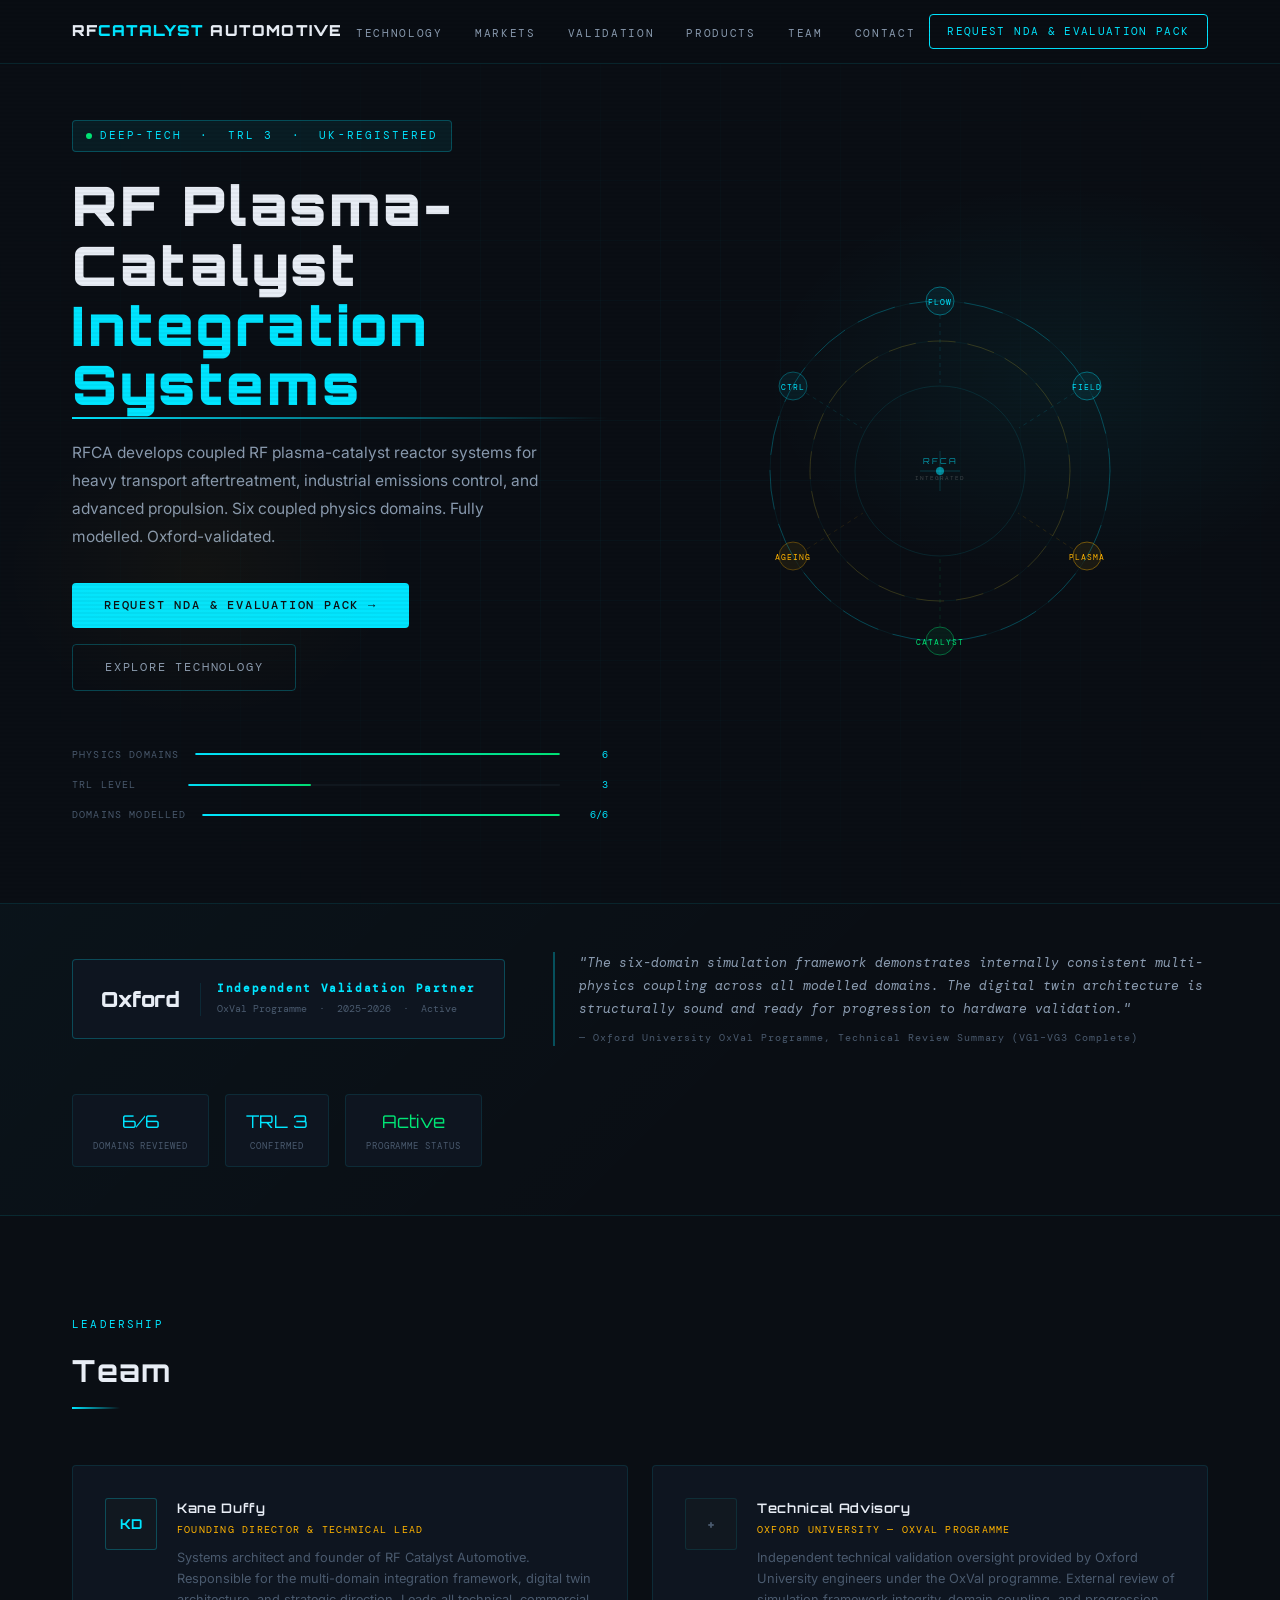
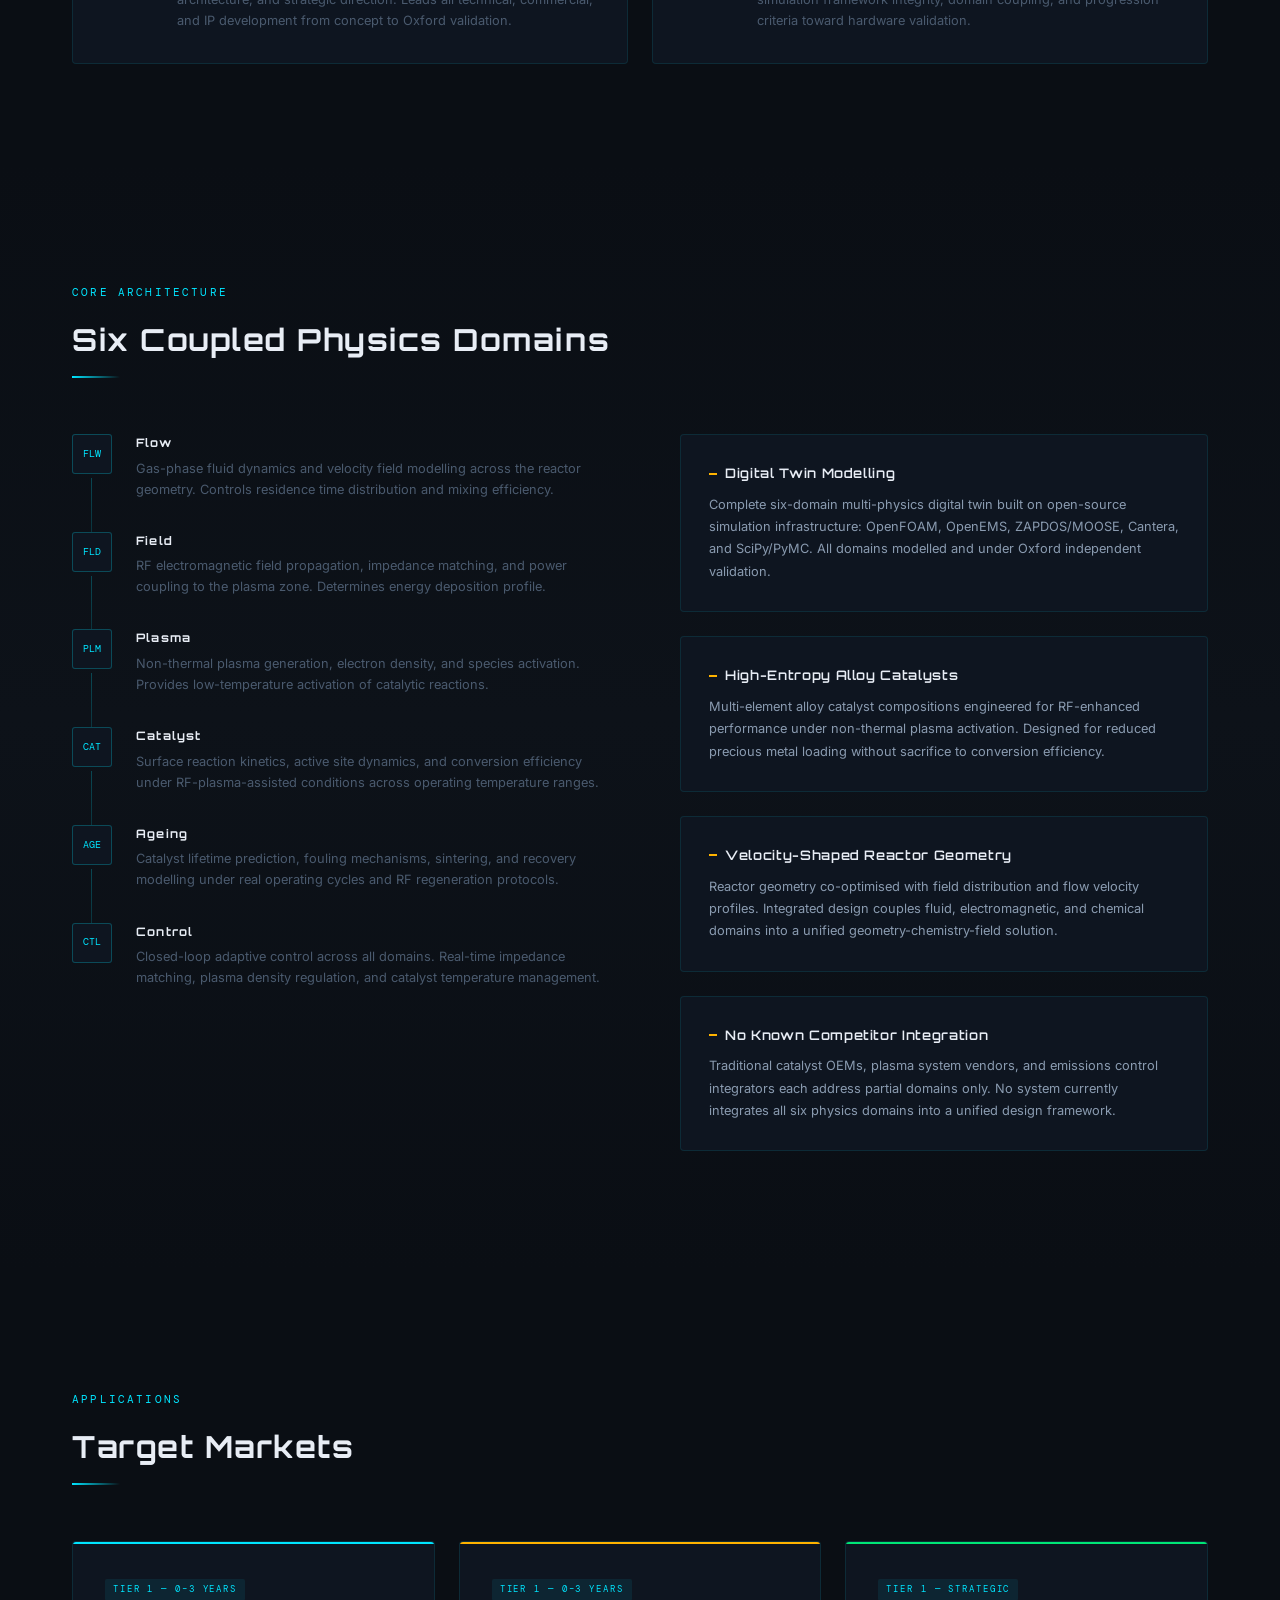
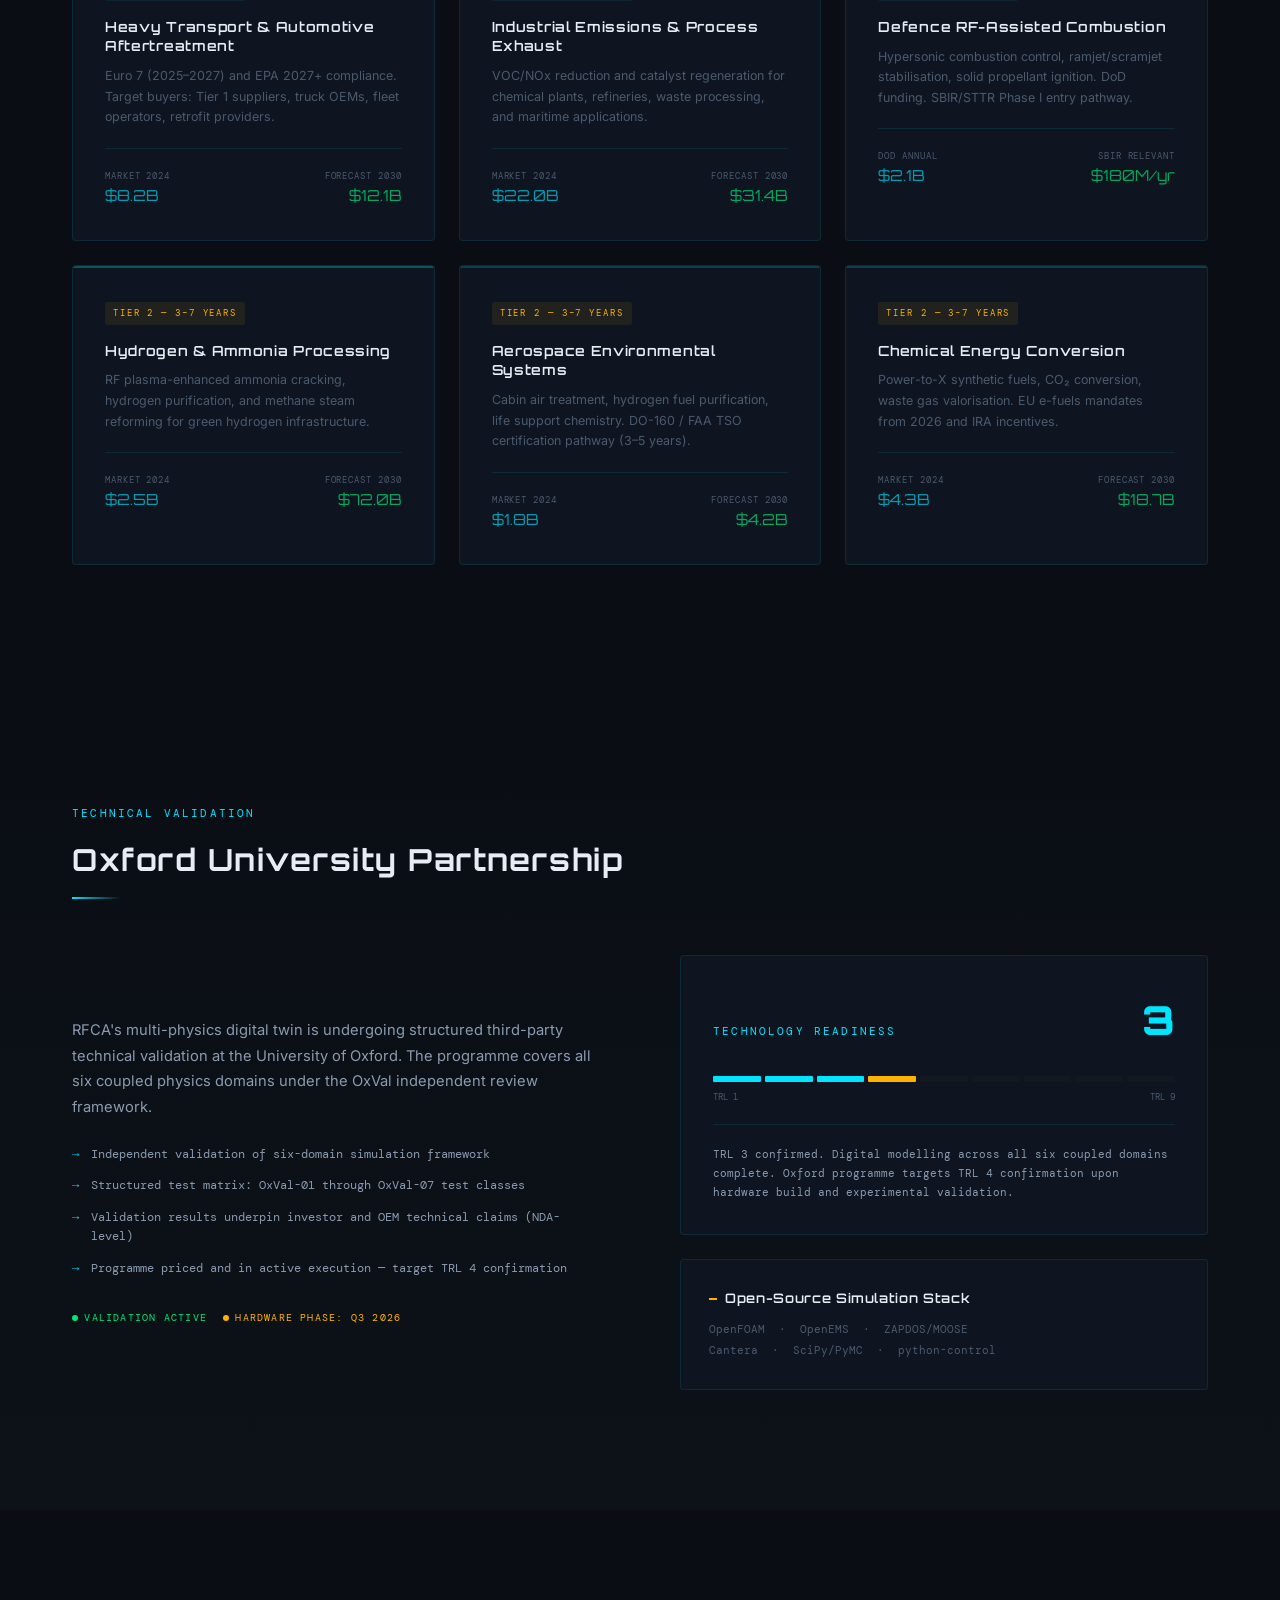
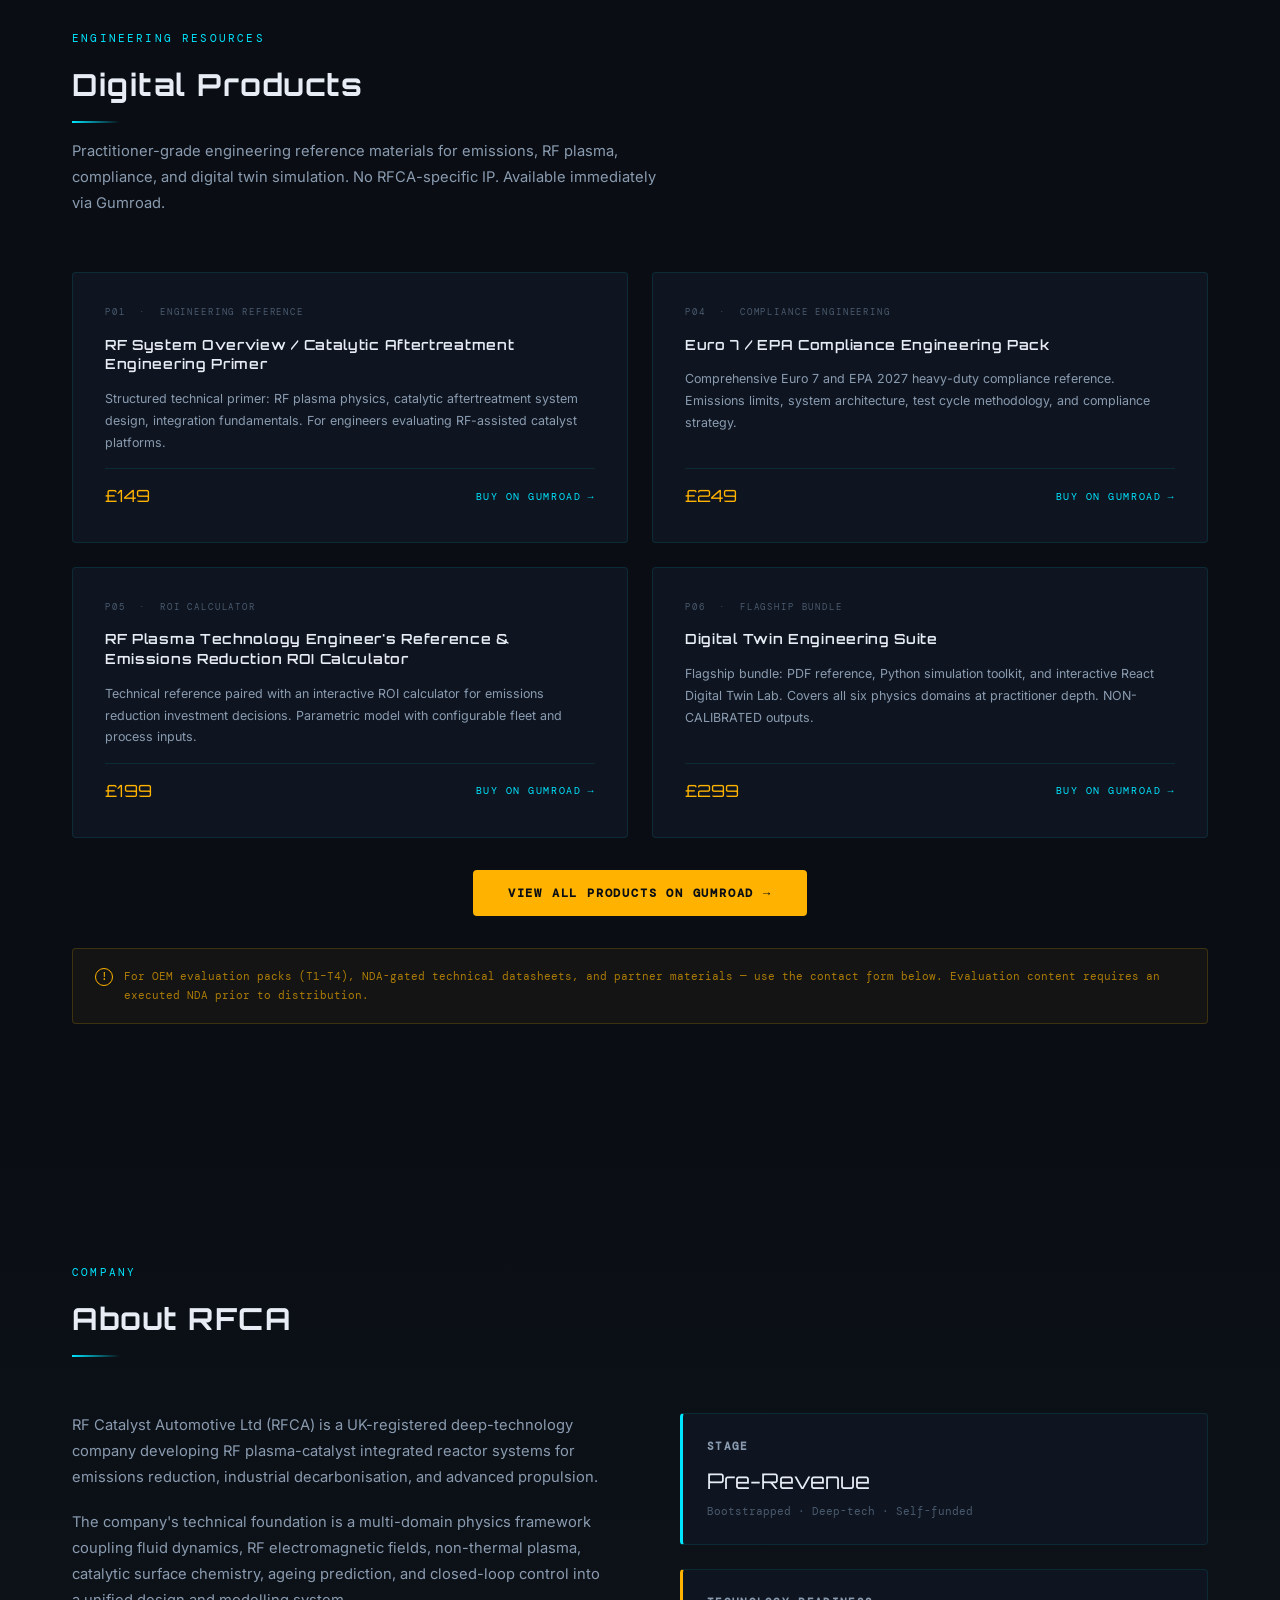
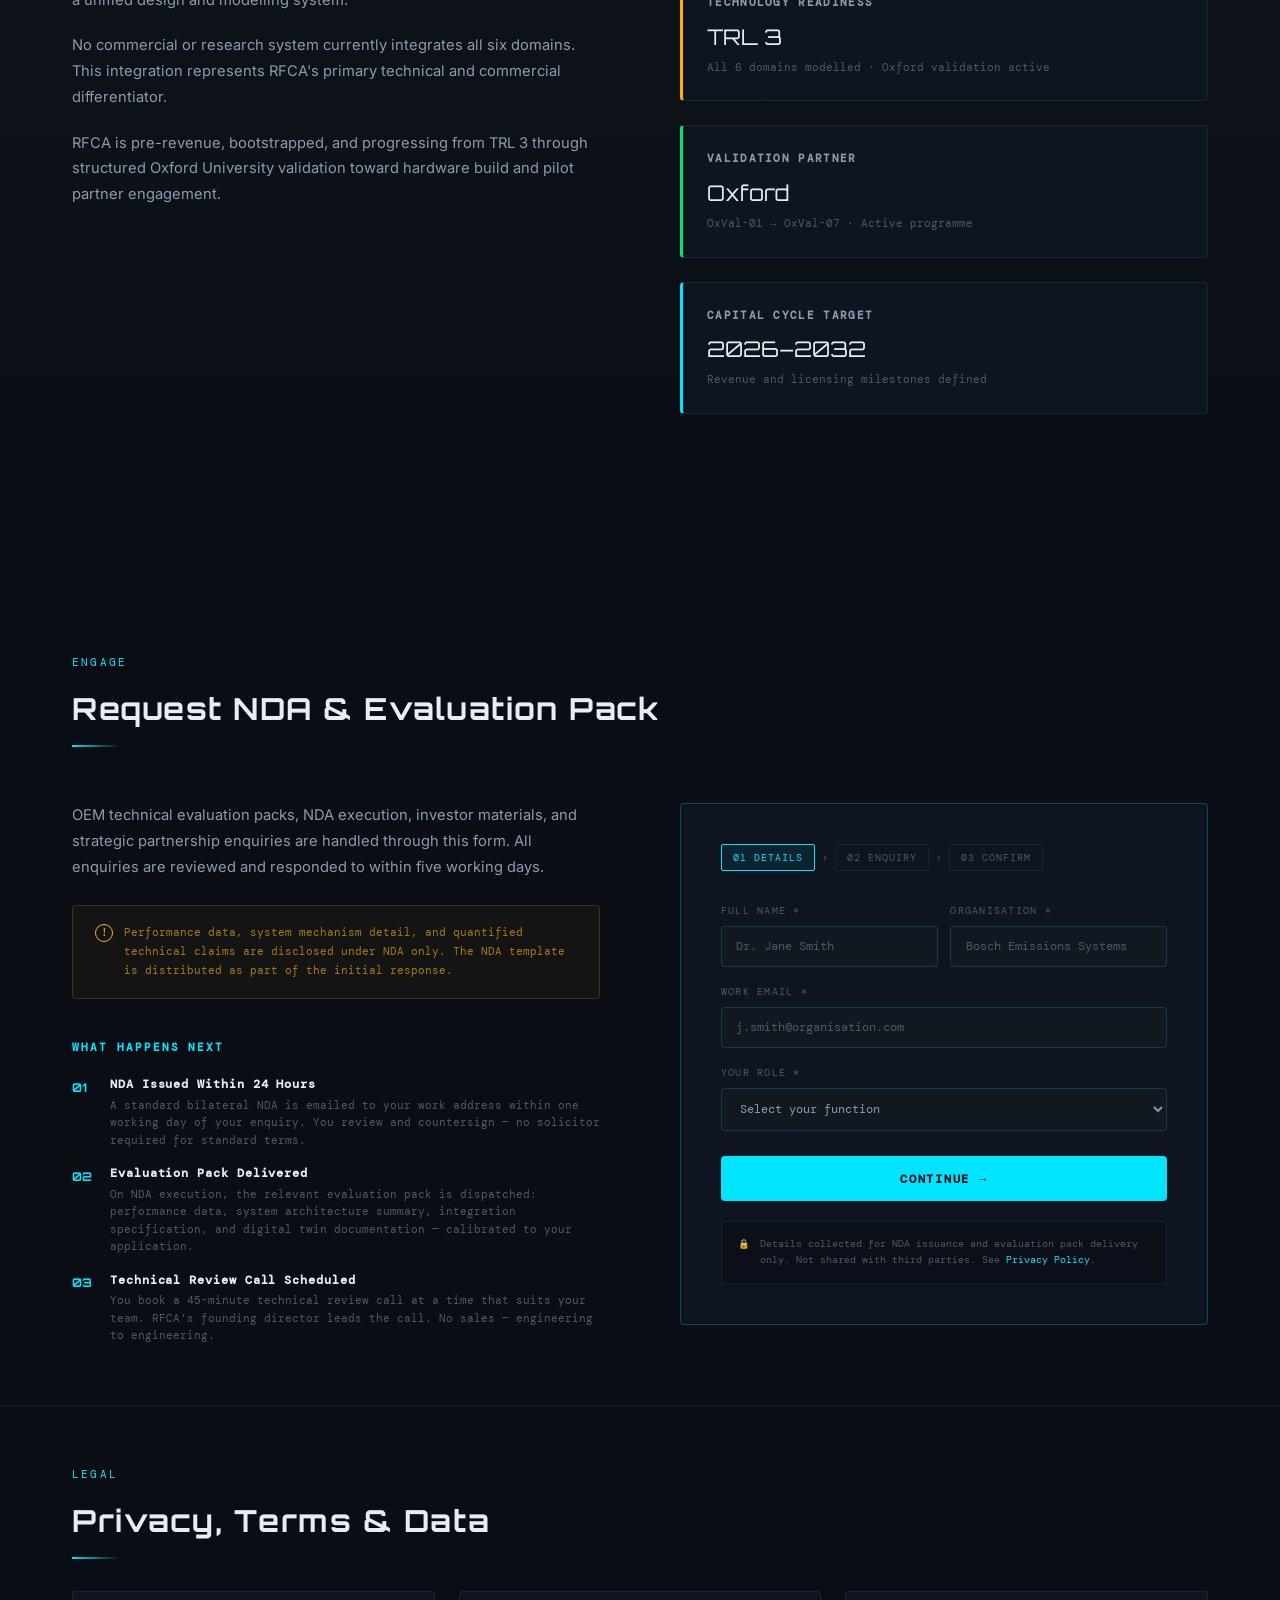
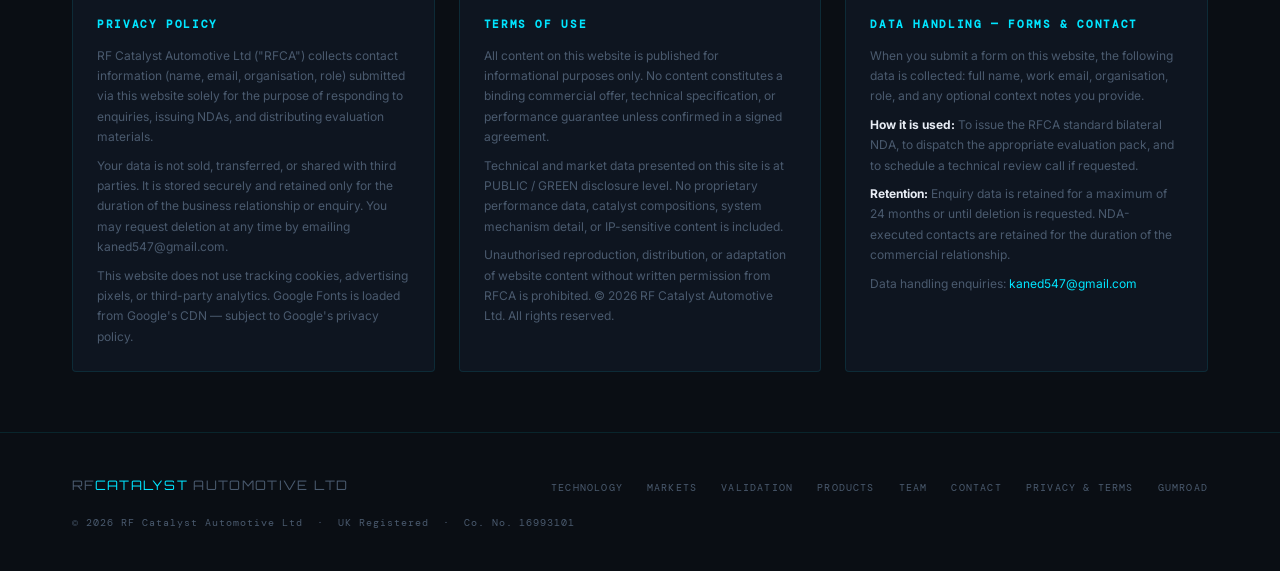
<file: index.html>
<!DOCTYPE html>
<html lang="en">
<head>
  <meta charset="UTF-8" />
  <meta name="viewport" content="width=device-width, initial-scale=1.0" />
  <meta name="description" content="RF Catalyst Automotive (RFCA) develops RF plasma-catalyst integrated systems for emissions reduction and industrial decarbonisation. TRL 3. Oxford-validated. Request NDA &amp; Evaluation Pack." />
  <meta name="keywords" content="RF plasma catalyst, emissions reduction, aftertreatment, Euro 7, EPA 2027, industrial decarbonisation, deep tech, digital twin, NDA evaluation" />
  <meta name="robots" content="index, follow" />
  <meta property="og:title" content="RF Catalyst Automotive — RF Plasma-Catalyst Systems" />
  <meta property="og:description" content="Integrated RF plasma-catalyst systems for heavy transport, industrial emissions, and advanced propulsion. Request NDA & Evaluation Pack." />
  <meta property="og:type" content="website" />
  <meta property="og:url" content="https://rfcatalyst.com" />
  <link rel="canonical" href="https://rfcatalyst.com" />
  <meta name="google-site-verification" content="Op5ASlokDjjDlUAvNaSWPGtVnIoN_PKfyRaL1dIoK_A" />
  <title>RF Catalyst Automotive | RF Plasma-Catalyst Systems</title>

  <script type="application/ld+json">
  {
    "@context": "https://schema.org",
    "@type": "Organization",
    "name": "RF Catalyst Automotive",
    "alternateName": "RFCA",
    "description": "Deep-tech company developing RF plasma-catalyst integrated systems for emissions reduction and industrial decarbonisation.",
    "url": "https://rfcatalyst.com",
    "foundingDate": "2024",
    "contactPoint": { "@type": "ContactPoint", "email": "kaned547@gmail.com", "contactType": "technical" }
  }
  </script>

  <link rel="preconnect" href="https://fonts.googleapis.com" />
  <link rel="preconnect" href="https://fonts.gstatic.com" crossorigin />
  <link href="https://fonts.googleapis.com/css2?family=Orbitron:wght@400;600;700;900&family=DM+Mono:ital,wght@0,300;0,400;0,500;1,300&family=Inter:wght@300;400;500&display=swap" rel="stylesheet" />

  <style>
    /* ====================================================
       RFCA DESIGN SYSTEM
    ==================================================== */
    :root {
      --bg:          #0A0E14;
      --bg-2:        #0D1219;
      --bg-3:        #111820;
      --bg-card:     #0E1520;
      --border:      rgba(0,229,255,0.10);
      --border-mid:  rgba(0,229,255,0.25);
      --border-form: rgba(0,229,255,0.18);
      --cyan:        #00E5FF;
      --cyan-dim:    rgba(0,229,255,0.65);
      --cyan-faint:  rgba(0,229,255,0.07);
      --amber:       #FFB300;
      --amber-dim:   rgba(255,179,0,0.65);
      --green:       #00E676;
      --green-dim:   rgba(0,230,118,0.7);
      --text-p:      #E8EDF5;
      --text-mid:    #8A9BB0;
      --text-dim:    #4A5A6E;
      --font-d:      'Orbitron', sans-serif;
      --font-m:      'DM Mono', monospace;
      --font-b:      'Inter', sans-serif;
      --rad:         4px;
    }

    *, *::before, *::after { box-sizing: border-box; margin: 0; padding: 0; }
    html { scroll-behavior: smooth; font-size: 16px; }
    body { background: var(--bg); color: var(--text-p); font-family: var(--font-b); line-height: 1.6; overflow-x: hidden; }

    /* CRT scan lines */
    body::before {
      content: ''; position: fixed; inset: 0; z-index: 9999; pointer-events: none;
      background: repeating-linear-gradient(0deg,transparent,transparent 2px,rgba(0,0,0,0.035) 2px,rgba(0,0,0,0.035) 4px);
    }

    /* ---- Typography ---- */
    h1,h2,h3,h4 { font-family: var(--font-d); letter-spacing: 0.05em; }
    h1 { font-size: clamp(1.9rem,5vw,3.4rem); font-weight: 900; line-height: 1.1; }
    h2 { font-size: clamp(1.3rem,3vw,1.9rem); font-weight: 700; }
    h3 { font-size: clamp(0.95rem,2vw,1.15rem); font-weight: 600; }
    p  { color: var(--text-mid); line-height: 1.75; font-size: 0.92rem; }
    a  { color: var(--cyan); text-decoration: none; transition: opacity .2s; }
    a:hover { opacity: .72; }
    .mono  { font-family: var(--font-m); }
    .label { font-family: var(--font-m); font-size: 0.68rem; letter-spacing: .2em; text-transform: uppercase; color: var(--cyan); }

    /* ---- Layout ---- */
    .container { max-width: 1200px; margin: 0 auto; padding: 0 2rem; }
    section { position: relative; }

    /* ====================================================
       NAV
    ==================================================== */
    nav {
      position: fixed; top:0; left:0; right:0; z-index:200; height:64px;
      background: rgba(10,14,20,.88); backdrop-filter:blur(14px);
      border-bottom: 1px solid var(--border);
      transition: background .3s;
    }
    .nav-inner { max-width:1200px; margin:0 auto; padding:0 2rem; height:100%; display:flex; align-items:center; justify-content:space-between; }
    .nav-logo  { font-family:var(--font-d); font-weight:900; font-size:.95rem; letter-spacing:.08em; color:var(--text-p); }
    .nav-logo span { color:var(--cyan); }
    .nav-links { display:flex; gap:2rem; list-style:none; }
    .nav-links a { font-family:var(--font-m); font-size:.7rem; letter-spacing:.15em; text-transform:uppercase; color:var(--text-mid); transition:color .2s; }
    .nav-links a:hover { color:var(--cyan); opacity:1; }
    .nav-cta {
      font-family:var(--font-m); font-size:.7rem; letter-spacing:.12em; text-transform:uppercase;
      padding:.5rem 1.1rem; border:1px solid var(--cyan); color:var(--cyan); border-radius:var(--rad);
      transition:background .2s,color .2s; white-space:nowrap;
    }
    .nav-cta:hover { background:var(--cyan); color:var(--bg); opacity:1; }
    .nav-toggle { display:none; flex-direction:column; gap:5px; cursor:pointer; background:none; border:none; padding:4px; }
    .nav-toggle span { display:block; width:22px; height:2px; background:var(--text-mid); transition:all .3s; }

    /* ====================================================
       HERO
    ==================================================== */
    #hero { min-height:100vh; display:flex; align-items:center; padding:120px 0 80px; overflow:hidden; }
    .hero-bg { position:absolute; inset:0; pointer-events:none; overflow:hidden; }
    .hero-bg-grid {
      position:absolute; inset:0; opacity:.35;
      background-image: linear-gradient(var(--border) 1px,transparent 1px), linear-gradient(90deg,var(--border) 1px,transparent 1px);
      background-size: 60px 60px;
      mask-image: radial-gradient(ellipse 80% 80% at 50% 50%,black 0%,transparent 75%);
    }
    .hero-glow  { position:absolute; width:600px; height:400px; background:radial-gradient(ellipse,rgba(0,229,255,.055) 0%,transparent 70%); top:20%; right:-80px; }
    .hero-glow-2{ position:absolute; width:400px; height:300px; background:radial-gradient(ellipse,rgba(255,179,0,.035) 0%,transparent 70%); bottom:20%; left:0; }

    .hero-grid { display:grid; grid-template-columns:1fr 1fr; gap:4rem; align-items:center; }

    .hero-tag {
      display:inline-flex; align-items:center; gap:.5rem;
      font-family:var(--font-m); font-size:.67rem; letter-spacing:.2em; text-transform:uppercase;
      color:var(--cyan); border:1px solid var(--border-mid); padding:.4rem .8rem; border-radius:var(--rad);
      margin-bottom:1.5rem; background:var(--cyan-faint);
    }
    .hero-tag .pulse { width:6px; height:6px; background:var(--green); border-radius:50%; animation:pulse 2s ease-in-out infinite; }
    @keyframes pulse { 0%,100%{opacity:1;transform:scale(1)} 50%{opacity:.4;transform:scale(.8)} }

    .hero-title { margin-bottom:1.5rem; }
    .hero-title .l1 { color:var(--text-p); }
    .hero-title .l2 { color:var(--cyan); display:block; position:relative; }
    .hero-title .l2::after { content:''; position:absolute; bottom:-4px; left:0; width:100%; height:2px; background:linear-gradient(90deg,var(--cyan),transparent); }

    .hero-desc { font-size:.97rem; line-height:1.8; color:var(--text-mid); margin-bottom:2rem; max-width:480px; }

    /* -- Hero lead capture -- */
    .hero-cta-wrap { display:flex; flex-direction:column; gap:1rem; }
    .hero-cta-primary {
      font-family:var(--font-m); font-size:.75rem; letter-spacing:.15em; text-transform:uppercase;
      padding:.9rem 2rem; background:var(--cyan); color:var(--bg); border:none; border-radius:var(--rad);
      cursor:pointer; font-weight:500; transition:all .2s; display:inline-flex; align-items:center; gap:.5rem;
    }
    .hero-cta-primary:hover { background:var(--text-p); transform:translateY(-1px); }
    .hero-cta-secondary {
      font-family:var(--font-m); font-size:.75rem; letter-spacing:.15em; text-transform:uppercase;
      padding:.9rem 2rem; background:transparent; color:var(--text-mid); border:1px solid var(--border-mid);
      border-radius:var(--rad); cursor:pointer; transition:all .2s; display:inline-block;
    }
    .hero-cta-secondary:hover { color:var(--text-p); border-color:var(--text-mid); }

    /* Inline lead capture that expands */
    #hero-capture { max-height:0; overflow:hidden; transition:max-height .5s ease, opacity .4s ease; opacity:0; }
    #hero-capture.open { max-height:200px; opacity:1; }
    .capture-form {
      display:flex; flex-wrap:wrap; gap:.6rem; align-items:stretch;
      background:var(--bg-card); border:1px solid var(--border-mid); border-radius:var(--rad);
      padding:1rem 1.25rem;
    }
    .capture-form input, .capture-form select {
      flex:1; min-width:160px; background:var(--bg-3); border:1px solid var(--border-form);
      color:var(--text-p); font-family:var(--font-m); font-size:.72rem; padding:.65rem .9rem;
      border-radius:var(--rad); outline:none; transition:border-color .2s;
    }
    .capture-form input::placeholder { color:var(--text-dim); }
    .capture-form input:focus, .capture-form select:focus { border-color:var(--cyan); }
    .capture-form select { color:var(--text-mid); cursor:pointer; }
    .capture-form select option { background:var(--bg-3); }
    .capture-submit {
      font-family:var(--font-m); font-size:.68rem; letter-spacing:.15em; text-transform:uppercase;
      padding:.65rem 1.4rem; background:var(--cyan); color:var(--bg); border:none; border-radius:var(--rad);
      cursor:pointer; transition:background .2s; white-space:nowrap; font-weight:500;
    }
    .capture-submit:hover { background:var(--text-p); }
    .capture-note { font-family:var(--font-m); font-size:.6rem; color:var(--text-dim); width:100%; letter-spacing:.08em; }

    /* Hero stats */
    .hero-stats { display:flex; flex-direction:column; gap:.9rem; margin-top:2.5rem; }
    .stat-row  { display:flex; align-items:center; gap:1rem; }
    .stat-bar-wrap { flex:1; height:2px; background:var(--bg-3); border-radius:1px; overflow:hidden; }
    .stat-bar  { height:100%; background:linear-gradient(90deg,var(--cyan),var(--green)); border-radius:1px; transition:width 1.5s ease; }
    .stat-label{ font-family:var(--font-m); font-size:.6rem; letter-spacing:.12em; color:var(--text-dim); min-width:100px; text-transform:uppercase; }
    .stat-value{ font-family:var(--font-m); font-size:.62rem; color:var(--cyan); min-width:32px; text-align:right; }

    /* Hero visual */
    .hero-visual { position:relative; display:flex; align-items:center; justify-content:center; height:480px; }
    .domain-ring { position:relative; width:380px; height:380px; }
    .ring-svg { width:100%; height:100%; animation:rotate-slow 40s linear infinite; }
    @keyframes rotate-slow { from{transform:rotate(0deg)} to{transform:rotate(360deg)} }

    /* ====================================================
       SECTION COMMON
    ==================================================== */
    .section-header { margin-bottom:3.5rem; }
    .section-header .label { display:block; margin-bottom:.8rem; }
    .section-divider { width:48px; height:2px; background:linear-gradient(90deg,var(--cyan),transparent); margin-top:.8rem; }

    /* ====================================================
       OXFORD / VALIDATION BANNER
    ==================================================== */
    #oxford-banner {
      padding:3rem 0;
      border-top:1px solid var(--border);
      border-bottom:1px solid var(--border);
      background:linear-gradient(135deg,rgba(0,229,255,.025) 0%,transparent 60%);
    }
    .oxford-inner { display:flex; align-items:center; gap:3rem; flex-wrap:wrap; }
    .oxford-badge {
      display:flex; align-items:center; gap:1rem;
      background:var(--bg-card); border:1px solid var(--border-mid);
      border-radius:var(--rad); padding:1.25rem 1.75rem; flex-shrink:0;
    }
    .oxford-u { font-family:var(--font-d); font-size:1.3rem; font-weight:900; color:var(--text-p); border-right:1px solid var(--border); padding-right:1.25rem; }
    .oxford-badge-text h4 { font-family:var(--font-m); font-size:.68rem; letter-spacing:.15em; color:var(--cyan); }
    .oxford-badge-text p  { font-family:var(--font-m); font-size:.64rem; color:var(--text-dim); margin-top:.2rem; }
    .oxford-quote {
      flex:1; min-width:280px;
      border-left:2px solid rgba(0,229,255,.3); padding-left:1.5rem;
    }
    .oxford-quote blockquote {
      font-family:var(--font-m); font-size:.82rem; color:var(--text-mid); line-height:1.75;
      font-style:italic;
    }
    .oxford-quote cite { display:block; margin-top:.6rem; font-family:var(--font-m); font-size:.62rem; color:var(--text-dim); letter-spacing:.1em; font-style:normal; }
    .oxford-meta { display:flex; gap:1rem; flex-wrap:wrap; }
    .oxford-stat {
      background:var(--bg-card); border:1px solid var(--border); border-radius:var(--rad);
      padding:.75rem 1.25rem; text-align:center;
    }
    .oxford-stat .val { font-family:var(--font-d); font-size:1.1rem; color:var(--cyan); }
    .oxford-stat .lbl { font-family:var(--font-m); font-size:.58rem; color:var(--text-dim); letter-spacing:.1em; text-transform:uppercase; margin-top:.2rem; }

    /* ====================================================
       TEAM
    ==================================================== */
    #team { padding:100px 0; }
    .team-grid { display:grid; grid-template-columns:repeat(auto-fit,minmax(300px,1fr)); gap:1.5rem; }
    .team-card {
      background:var(--bg-card); border:1px solid var(--border); border-radius:var(--rad);
      padding:2rem; display:flex; gap:1.25rem; align-items:flex-start;
      transition:border-color .3s;
    }
    .team-card:hover { border-color:var(--border-mid); }
    .team-avatar {
      width:52px; height:52px; min-width:52px; border-radius:3px;
      background:var(--bg-3); border:1px solid var(--border-mid);
      display:flex; align-items:center; justify-content:center;
      font-family:var(--font-d); font-size:.85rem; color:var(--cyan); font-weight:700;
    }
    .team-info h3 { font-size:.82rem; color:var(--text-p); margin-bottom:.2rem; }
    .team-role { font-family:var(--font-m); font-size:.65rem; color:var(--amber); letter-spacing:.12em; text-transform:uppercase; margin-bottom:.5rem; display:block; }
    .team-bio { font-size:.8rem; color:var(--text-dim); line-height:1.65; }

    /* ====================================================
       TECHNOLOGY
    ==================================================== */
    #technology { padding:120px 0; background:linear-gradient(180deg,var(--bg) 0%,var(--bg-2) 50%,var(--bg) 100%); }
    .tech-grid { display:grid; grid-template-columns:1fr 1fr; gap:5rem; align-items:start; }
    .domain-chain { display:flex; flex-direction:column; }
    .domain-item { display:flex; gap:1.5rem; align-items:flex-start; position:relative; }
    .domain-item:not(:last-child)::after { content:''; position:absolute; left:19px; top:44px; width:1px; height:calc(100% - 4px); background:linear-gradient(180deg,var(--border-mid),var(--border)); }
    .domain-icon { width:40px; height:40px; min-width:40px; border:1px solid var(--border-mid); background:var(--bg-card); border-radius:3px; display:flex; align-items:center; justify-content:center; font-family:var(--font-m); font-size:.63rem; color:var(--cyan); position:relative; z-index:1; }
    .domain-content { padding-bottom:2rem; flex:1; }
    .domain-content h4 { font-family:var(--font-d); font-size:.73rem; color:var(--text-p); letter-spacing:.1em; margin-bottom:.3rem; }
    .domain-content p  { font-size:.8rem; color:var(--text-dim); line-height:1.65; }
    .tech-right { display:flex; flex-direction:column; gap:1.5rem; }
    .tech-card { background:var(--bg-card); border:1px solid var(--border); border-radius:var(--rad); padding:1.75rem; transition:border-color .3s; }
    .tech-card:hover { border-color:var(--border-mid); }
    .tech-card h3 { font-size:.82rem; color:var(--text-p); margin-bottom:.6rem; display:flex; align-items:center; gap:.5rem; }
    .tech-card h3::before { content:''; width:8px; height:2px; background:var(--amber); flex-shrink:0; }
    .tech-card p { font-size:.8rem; }

    /* ====================================================
       MARKETS
    ==================================================== */
    #markets { padding:120px 0; }
    .markets-grid { display:grid; grid-template-columns:repeat(3,1fr); gap:1.5rem; }
    .market-card {
      background:var(--bg-card); border:1px solid var(--border); border-radius:var(--rad);
      padding:2rem; position:relative; overflow:hidden; transition:border-color .3s, transform .2s;
    }
    .market-card::before { content:''; position:absolute; top:0; left:0; right:0; height:2px; background:var(--card-accent,var(--cyan)); }
    .market-card:hover { border-color:var(--border-mid); transform:translateY(-2px); }
    .market-tier { font-family:var(--font-m); font-size:.59rem; letter-spacing:.2em; text-transform:uppercase; padding:.22rem .5rem; border-radius:2px; margin-bottom:1rem; display:inline-block; }
    .tier-1 { background:rgba(0,229,255,.08); color:var(--cyan); }
    .tier-2 { background:rgba(255,179,0,.08); color:var(--amber); }
    .market-card h3 { font-size:.87rem; color:var(--text-p); margin-bottom:.65rem; line-height:1.4; }
    .market-card p { font-size:.78rem; color:var(--text-dim); line-height:1.65; }
    .market-size { margin-top:1.25rem; padding-top:1.25rem; border-top:1px solid var(--border); display:flex; justify-content:space-between; align-items:flex-end; }
    .market-size-label { font-family:var(--font-m); font-size:.58rem; color:var(--text-dim); letter-spacing:.1em; text-transform:uppercase; }
    .market-size-value { font-family:var(--font-d); font-size:.95rem; color:var(--cyan-dim); }

    /* ====================================================
       VALIDATION SECTION
    ==================================================== */
    #validation { padding:120px 0; background:linear-gradient(180deg,var(--bg) 0%,var(--bg-2) 100%); }
    .validation-inner { display:grid; grid-template-columns:1fr 1fr; gap:5rem; align-items:center; }
    .validation-list { list-style:none; display:flex; flex-direction:column; gap:.75rem; margin-bottom:2rem; }
    .validation-list li { display:flex; align-items:flex-start; gap:.75rem; font-family:var(--font-m); font-size:.76rem; color:var(--text-mid); }
    .validation-list li::before { content:'→'; color:var(--cyan); flex-shrink:0; }
    .trl-display { background:var(--bg-card); border:1px solid var(--border); border-radius:var(--rad); padding:2rem; }
    .trl-header  { display:flex; justify-content:space-between; align-items:baseline; margin-bottom:1.5rem; }
    .trl-value   { font-family:var(--font-d); font-size:2.5rem; font-weight:900; color:var(--cyan); }
    .trl-scale   { display:flex; gap:4px; }
    .trl-pip     { flex:1; height:6px; border-radius:1px; background:var(--bg-3); }
    .trl-pip.filled  { background:var(--cyan); }
    .trl-pip.partial { background:var(--amber); }
    .trl-labels  { display:flex; justify-content:space-between; margin-top:.5rem; }
    .trl-labels span { font-family:var(--font-m); font-size:.58rem; color:var(--text-dim); }
    .trl-desc    { margin-top:1.25rem; padding-top:1.25rem; border-top:1px solid var(--border); font-family:var(--font-m); font-size:.7rem; color:var(--text-mid); line-height:1.7; }
    .status-indicator { display:inline-flex; align-items:center; gap:.4rem; font-family:var(--font-m); font-size:.63rem; letter-spacing:.12em; text-transform:uppercase; }
    .status-indicator .dot { width:6px; height:6px; border-radius:50%; flex-shrink:0; }
    .status-active .dot  { background:var(--green); animation:pulse 2s ease-in-out infinite; }
    .status-pending .dot { background:var(--amber); }

    /* ====================================================
       PRODUCTS
    ==================================================== */
    #products { padding:120px 0; }
    .products-grid { display:grid; grid-template-columns:repeat(2,1fr); gap:1.5rem; margin-bottom:2rem; }
    .product-card { background:var(--bg-card); border:1px solid var(--border); border-radius:var(--rad); padding:2rem; display:flex; flex-direction:column; gap:.9rem; transition:border-color .3s; }
    .product-card:hover { border-color:var(--border-mid); }
    .product-ref   { font-family:var(--font-m); font-size:.58rem; letter-spacing:.2em; color:var(--text-dim); text-transform:uppercase; }
    .product-card h3 { font-size:.87rem; color:var(--text-p); line-height:1.4; }
    .product-card p  { font-size:.78rem; flex:1; }
    .product-footer { display:flex; align-items:center; justify-content:space-between; padding-top:.9rem; border-top:1px solid var(--border); }
    .product-price  { font-family:var(--font-d); font-size:1.05rem; color:var(--amber); }
    .product-link   { font-family:var(--font-m); font-size:.63rem; letter-spacing:.15em; text-transform:uppercase; color:var(--cyan); display:flex; align-items:center; gap:.4rem; }
    .product-link::after { content:'→'; }
    .products-cta-row { text-align:center; margin-top:1rem; }
    .btn-gumroad {
      font-family:var(--font-m); font-size:.75rem; letter-spacing:.15em; text-transform:uppercase;
      padding:.85rem 2.2rem; background:var(--amber); color:var(--bg); border:none; border-radius:var(--rad);
      cursor:pointer; transition:all .2s; display:inline-block; font-weight:600;
    }
    .btn-gumroad:hover { background:var(--text-p); opacity:1; }

    /* ====================================================
       ABOUT
    ==================================================== */
    #about { padding:120px 0; background:linear-gradient(180deg,var(--bg) 0%,var(--bg-2) 50%,var(--bg) 100%); }
    .about-grid { display:grid; grid-template-columns:1fr 1fr; gap:5rem; align-items:start; }
    .about-text h2 { margin-bottom:1.5rem; }
    .about-text p  { margin-bottom:1.25rem; }
    .about-facts   { display:flex; flex-direction:column; gap:1.5rem; }
    .fact-card { background:var(--bg-card); border:1px solid var(--border); border-left:3px solid var(--card-color,var(--cyan)); border-radius:var(--rad); padding:1.5rem; }
    .fact-card.amber { --card-color:var(--amber); }
    .fact-card.green { --card-color:var(--green); }
    .fact-card h4 { font-family:var(--font-m); font-size:.68rem; color:var(--text-mid); margin-bottom:.5rem; letter-spacing:.12em; text-transform:uppercase; }
    .fact-card .fact-value { font-family:var(--font-d); font-size:1.35rem; color:var(--text-p); }
    .fact-card .fact-desc  { font-family:var(--font-m); font-size:.68rem; color:var(--text-dim); margin-top:.3rem; }

    /* ====================================================
       CONTACT — GATED FORM
    ==================================================== */
    #contact { padding:120px 0 60px; }
    .contact-layout { display:grid; grid-template-columns:1fr 1fr; gap:5rem; align-items:start; }

    /* What happens next */
    .next-steps { margin-top:2.5rem; }
    .next-steps h4 { font-family:var(--font-m); font-size:.68rem; letter-spacing:.18em; text-transform:uppercase; color:var(--cyan); margin-bottom:1.25rem; }
    .next-step-list { list-style:none; display:flex; flex-direction:column; gap:1rem; }
    .next-step-list li { display:flex; gap:1rem; align-items:flex-start; }
    .step-num { font-family:var(--font-d); font-size:.75rem; color:var(--cyan); min-width:22px; font-weight:700; padding-top:.1rem; }
    .step-text h5 { font-family:var(--font-m); font-size:.72rem; color:var(--text-p); letter-spacing:.08em; margin-bottom:.15rem; }
    .step-text p  { font-family:var(--font-m); font-size:.68rem; color:var(--text-dim); line-height:1.6; }

    /* Form wrapper */
    .contact-form-wrap {
      background:var(--bg-card); border:1px solid var(--border-mid);
      border-radius:var(--rad); padding:2.5rem; position:sticky; top:84px;
    }

    /* Step indicators */
    .form-steps { display:flex; gap:.5rem; margin-bottom:2rem; align-items:center; }
    .form-step-pip { font-family:var(--font-m); font-size:.6rem; letter-spacing:.1em; text-transform:uppercase; padding:.3rem .7rem; border-radius:2px; border:1px solid var(--border); color:var(--text-dim); transition:all .3s; }
    .form-step-pip.active { border-color:var(--cyan); color:var(--cyan); background:var(--cyan-faint); }
    .form-step-pip.done   { border-color:var(--green); color:var(--green); background:rgba(0,230,118,.06); }
    .form-step-sep { color:var(--text-dim); font-size:.6rem; }

    /* Form fields */
    .form-step { display:none; }
    .form-step.active { display:block; }

    .form-row { margin-bottom:1.1rem; }
    .form-row label { display:block; font-family:var(--font-m); font-size:.65rem; letter-spacing:.12em; text-transform:uppercase; color:var(--text-dim); margin-bottom:.4rem; }
    .form-row input,
    .form-row select,
    .form-row textarea {
      width:100%; background:var(--bg-3); border:1px solid var(--border-form);
      color:var(--text-p); font-family:var(--font-m); font-size:.78rem;
      padding:.7rem .9rem; border-radius:var(--rad); outline:none; transition:border-color .2s;
    }
    .form-row input::placeholder,
    .form-row textarea::placeholder { color:var(--text-dim); }
    .form-row input:focus,
    .form-row select:focus,
    .form-row textarea:focus { border-color:var(--cyan); }
    .form-row select { color:var(--text-mid); cursor:pointer; }
    .form-row select option { background:var(--bg-3); }
    .form-row textarea { resize:vertical; min-height:80px; }

    .form-row-2 { display:grid; grid-template-columns:1fr 1fr; gap:.8rem; }

    .form-submit {
      width:100%; font-family:var(--font-m); font-size:.74rem; letter-spacing:.15em; text-transform:uppercase;
      padding:.9rem; background:var(--cyan); color:var(--bg); border:none; border-radius:var(--rad);
      cursor:pointer; font-weight:600; transition:all .2s; margin-top:.5rem;
    }
    .form-submit:hover { background:var(--text-p); transform:translateY(-1px); }
    .form-submit:disabled { background:var(--text-dim); color:var(--bg-3); cursor:not-allowed; transform:none; }

    /* Confirmation step */
    .form-confirm { text-align:center; padding:1rem 0; }
    .form-confirm .check-icon { font-size:2.5rem; margin-bottom:1rem; }
    .form-confirm h3 { font-size:.9rem; color:var(--text-p); margin-bottom:.75rem; }
    .form-confirm p  { font-size:.78rem; margin-bottom:1.5rem; }
    .form-confirm-actions { display:flex; flex-direction:column; gap:.75rem; }
    .btn-cal {
      font-family:var(--font-m); font-size:.7rem; letter-spacing:.12em; text-transform:uppercase;
      padding:.75rem 1.5rem; border:1px solid var(--border-mid); color:var(--text-mid);
      background:transparent; border-radius:var(--rad); cursor:pointer; transition:all .2s; width:100%;
    }
    .btn-cal:hover { border-color:var(--cyan); color:var(--cyan); }

    /* Data note */
    .data-note {
      display:flex; gap:.6rem; align-items:flex-start; margin-top:1.25rem;
      padding:.9rem 1rem; background:rgba(10,14,20,.6); border:1px solid var(--border);
      border-radius:var(--rad);
    }
    .data-note-icon { font-family:var(--font-m); font-size:.58rem; color:var(--text-dim); flex-shrink:0; margin-top:.05rem; }
    .data-note p { font-family:var(--font-m); font-size:.62rem; color:var(--text-dim); line-height:1.6; }
    .data-note a { font-size:.62rem; color:var(--cyan); }

    /* NDA note */
    .nda-note {
      background:rgba(255,179,0,.04); border:1px solid rgba(255,179,0,.18);
      border-radius:var(--rad); padding:1.1rem 1.4rem; display:flex; gap:.65rem; align-items:flex-start;
    }
    .nda-note::before { content:'!'; font-family:var(--font-m); font-size:.68rem; color:var(--amber); border:1px solid var(--amber); width:18px; height:18px; border-radius:50%; display:flex; align-items:center; justify-content:center; flex-shrink:0; margin-top:1px; }
    .nda-note p { font-family:var(--font-m); font-size:.7rem; color:var(--amber-dim); line-height:1.7; }

    /* ====================================================
       PRIVACY / TERMS SECTION
    ==================================================== */
    #legal { padding:60px 0; border-top:1px solid var(--border); }
    .legal-grid { display:grid; grid-template-columns:repeat(3,1fr); gap:1.5rem; }
    .legal-card { background:var(--bg-card); border:1px solid var(--border); border-radius:var(--rad); padding:1.5rem; }
    .legal-card h4 { font-family:var(--font-m); font-size:.68rem; color:var(--cyan); letter-spacing:.15em; text-transform:uppercase; margin-bottom:.75rem; }
    .legal-card p { font-size:.75rem; color:var(--text-dim); line-height:1.7; }
    .legal-card p + p { margin-top:.5rem; }

    /* ====================================================
       FOOTER
    ==================================================== */
    footer { border-top:1px solid var(--border); padding:2.5rem 0; }
    .footer-inner { display:flex; align-items:center; justify-content:space-between; flex-wrap:wrap; gap:1rem; }
    .footer-logo  { font-family:var(--font-d); font-size:.82rem; letter-spacing:.1em; color:var(--text-dim); }
    .footer-logo span { color:var(--cyan); }
    .footer-meta  { font-family:var(--font-m); font-size:.62rem; color:var(--text-dim); letter-spacing:.1em; }
    .footer-links { display:flex; gap:1.5rem; list-style:none; flex-wrap:wrap; }
    .footer-links a { font-family:var(--font-m); font-size:.62rem; letter-spacing:.12em; text-transform:uppercase; color:var(--text-dim); }
    .footer-links a:hover { color:var(--cyan); opacity:1; }

    /* ====================================================
       FADE IN
    ==================================================== */
    .fade-in { opacity:0; transform:translateY(18px); transition:opacity .65s ease, transform .65s ease; }
    .fade-in.visible { opacity:1; transform:translateY(0); }
    .fade-delay-1 { transition-delay:.1s; } .fade-delay-2 { transition-delay:.2s; }
    .fade-delay-3 { transition-delay:.3s; } .fade-delay-4 { transition-delay:.4s; }
    .fade-delay-5 { transition-delay:.5s; }

    /* ====================================================
       RESPONSIVE
    ==================================================== */
    @media(max-width:900px){
      .hero-grid,.tech-grid,.validation-inner,.about-grid,.contact-layout { grid-template-columns:1fr; gap:3rem; }
      .hero-visual { height:300px; }
      .domain-ring { width:260px; height:260px; }
      .markets-grid { grid-template-columns:1fr; }
      .products-grid { grid-template-columns:1fr; }
      .legal-grid { grid-template-columns:1fr; }
      .oxford-inner { flex-direction:column; gap:1.5rem; }
      .contact-form-wrap { position:static; }
      .nav-links,.nav-cta { display:none; }
      .nav-toggle { display:flex; }
      .nav-links.open { display:flex; flex-direction:column; position:absolute; top:64px; left:0; right:0; background:rgba(10,14,20,.98); border-bottom:1px solid var(--border); padding:1.5rem 2rem; gap:1.25rem; }
      .form-row-2 { grid-template-columns:1fr; }
    }
  </style>
</head>

<body>

  <!-- ============================================================
       NAV
  ============================================================ -->
  <nav id="main-nav">
    <div class="nav-inner">
      <a href="#" class="nav-logo">RF<span>CATALYST</span> AUTOMOTIVE</a>
      <ul class="nav-links" id="nav-links">
        <li><a href="#technology">Technology</a></li>
        <li><a href="#markets">Markets</a></li>
        <li><a href="#validation">Validation</a></li>
        <li><a href="#products">Products</a></li>
        <li><a href="#team">Team</a></li>
        <li><a href="#contact">Contact</a></li>
      </ul>
      <a href="#contact" class="nav-cta">Request NDA &amp; Evaluation Pack</a>
      <button class="nav-toggle" id="nav-toggle" aria-label="Toggle navigation">
        <span></span><span></span><span></span>
      </button>
    </div>
  </nav>

  <!-- ============================================================
       HERO
  ============================================================ -->
  <section id="hero">
    <div class="hero-bg">
      <div class="hero-bg-grid"></div>
      <div class="hero-glow"></div>
      <div class="hero-glow-2"></div>
    </div>

    <div class="container">
      <div class="hero-grid">

        <!-- LEFT -->
        <div>
          <div class="hero-tag"><span class="pulse"></span>Deep-Tech &nbsp;·&nbsp; TRL 3 &nbsp;·&nbsp; UK-Registered</div>

          <h1 class="hero-title">
            <span class="l1">RF Plasma-Catalyst</span><br/>
            <span class="l2">Integration Systems</span>
          </h1>

          <p class="hero-desc">
            RFCA develops coupled RF plasma-catalyst reactor systems for heavy transport aftertreatment, industrial emissions control, and advanced propulsion. Six coupled physics domains. Fully modelled. Oxford-validated.
          </p>

          <div class="hero-cta-wrap">
            <div style="display:flex;gap:1rem;flex-wrap:wrap;">
              <button class="hero-cta-primary" id="hero-nda-btn" onclick="document.getElementById('contact').scrollIntoView({behavior:'smooth'})">
                Request NDA &amp; Evaluation Pack →
              </button>
              <button class="hero-cta-secondary" onclick="document.getElementById('technology').scrollIntoView({behavior:'smooth'})">
                Explore Technology
              </button>
            </div>

            <!-- Inline lead capture -->
            <div id="hero-capture">
              <form class="capture-form" id="hero-lead-form" onsubmit="handleHeroCapture(event)">
                <input type="email" name="email" placeholder="Work email address" required />
                <select name="role" required>
                  <option value="" disabled selected>Your role</option>
                  <option>OEM / Tier 1 Engineer</option>
                  <option>Investor / VC</option>
                  <option>Industrial Operator</option>
                  <option>Government / Grant Body</option>
                  <option>Academic / Researcher</option>
                  <option>Other</option>
                </select>
                <button type="submit" class="capture-submit">Get Pack →</button>
                <p class="capture-note">Your details are used only to send the evaluation pack. See <a href="#legal">Privacy Policy</a>.</p>
              </form>
            </div>
          </div>

          <div class="hero-stats">
            <div class="stat-row">
              <span class="stat-label">Physics Domains</span>
              <div class="stat-bar-wrap"><div class="stat-bar" data-w="100%"></div></div>
              <span class="stat-value">6</span>
            </div>
            <div class="stat-row">
              <span class="stat-label">TRL Level</span>
              <div class="stat-bar-wrap"><div class="stat-bar" data-w="33%"></div></div>
              <span class="stat-value">3</span>
            </div>
            <div class="stat-row">
              <span class="stat-label">Domains Modelled</span>
              <div class="stat-bar-wrap"><div class="stat-bar" data-w="100%"></div></div>
              <span class="stat-value">6/6</span>
            </div>
          </div>
        </div>

        <!-- RIGHT: SVG ring -->
        <div class="hero-visual">
          <div class="domain-ring">
            <svg class="ring-svg" viewBox="0 0 380 380" fill="none" xmlns="http://www.w3.org/2000/svg">
              <circle cx="190" cy="190" r="170" stroke="rgba(0,229,255,0.07)" stroke-width="1"/>
              <circle cx="190" cy="190" r="170" stroke="rgba(0,229,255,0.22)" stroke-width="1" stroke-dasharray="40 15"/>
              <circle cx="190" cy="190" r="130" stroke="rgba(0,229,255,0.05)" stroke-width="1"/>
              <circle cx="190" cy="190" r="130" stroke="rgba(255,179,0,0.18)" stroke-width="1" stroke-dasharray="28 12"/>
              <circle cx="190" cy="190" r="85" stroke="rgba(0,229,255,0.1)" stroke-width="1"/>
              <!-- Nodes -->
              <circle cx="190" cy="20" r="14" fill="rgba(0,229,255,0.07)" stroke="rgba(0,229,255,0.4)" stroke-width="1"/>
              <text x="190" y="24" font-family="DM Mono,monospace" font-size="8" fill="#00E5FF" text-anchor="middle" letter-spacing="1">FLOW</text>
              <circle cx="337" cy="105" r="14" fill="rgba(0,229,255,0.07)" stroke="rgba(0,229,255,0.4)" stroke-width="1"/>
              <text x="337" y="109" font-family="DM Mono,monospace" font-size="8" fill="#00E5FF" text-anchor="middle" letter-spacing="1">FIELD</text>
              <circle cx="337" cy="275" r="14" fill="rgba(255,179,0,0.07)" stroke="rgba(255,179,0,0.4)" stroke-width="1"/>
              <text x="337" y="279" font-family="DM Mono,monospace" font-size="8" fill="#FFB300" text-anchor="middle" letter-spacing="1">PLASMA</text>
              <circle cx="190" cy="360" r="14" fill="rgba(0,230,118,0.07)" stroke="rgba(0,230,118,0.4)" stroke-width="1"/>
              <text x="190" y="364" font-family="DM Mono,monospace" font-size="8" fill="#00E676" text-anchor="middle" letter-spacing="1">CATALYST</text>
              <circle cx="43" cy="275" r="14" fill="rgba(255,179,0,0.07)" stroke="rgba(255,179,0,0.3)" stroke-width="1"/>
              <text x="43" y="279" font-family="DM Mono,monospace" font-size="8" fill="#FFB300" text-anchor="middle" letter-spacing="1">AGEING</text>
              <circle cx="43" cy="105" r="14" fill="rgba(0,229,255,0.07)" stroke="rgba(0,229,255,0.3)" stroke-width="1"/>
              <text x="43" y="109" font-family="DM Mono,monospace" font-size="8" fill="#00E5FF" text-anchor="middle" letter-spacing="1">CTRL</text>
              <!-- Spokes -->
              <line x1="190" y1="34" x2="190" y2="105" stroke="rgba(0,229,255,0.12)" stroke-width="1" stroke-dasharray="4 4"/>
              <line x1="324" y1="112" x2="269" y2="147" stroke="rgba(0,229,255,0.12)" stroke-width="1" stroke-dasharray="4 4"/>
              <line x1="323" y1="268" x2="268" y2="232" stroke="rgba(255,179,0,0.12)" stroke-width="1" stroke-dasharray="4 4"/>
              <line x1="190" y1="346" x2="190" y2="275" stroke="rgba(0,230,118,0.12)" stroke-width="1" stroke-dasharray="4 4"/>
              <line x1="57" y1="268" x2="113" y2="232" stroke="rgba(255,179,0,0.1)" stroke-width="1" stroke-dasharray="4 4"/>
              <line x1="56" y1="112" x2="112" y2="147" stroke="rgba(0,229,255,0.1)" stroke-width="1" stroke-dasharray="4 4"/>
              <line x1="170" y1="190" x2="210" y2="190" stroke="rgba(0,229,255,0.18)" stroke-width="1"/>
              <line x1="190" y1="170" x2="190" y2="210" stroke="rgba(0,229,255,0.18)" stroke-width="1"/>
              <circle cx="190" cy="190" r="4" fill="rgba(0,229,255,0.55)"/>
              <text x="190" y="183" font-family="Orbitron,sans-serif" font-size="8" fill="rgba(0,229,255,0.65)" text-anchor="middle" letter-spacing="2">RFCA</text>
              <text x="190" y="199" font-family="DM Mono,monospace" font-size="6" fill="rgba(255,255,255,0.22)" text-anchor="middle" letter-spacing="1">INTEGRATED</text>
            </svg>
          </div>
        </div>

      </div>
    </div>
  </section>

  <!-- ============================================================
       OXFORD BANNER
  ============================================================ -->
  <div id="oxford-banner">
    <div class="container">
      <div class="oxford-inner fade-in">
        <div class="oxford-badge">
          <div class="oxford-u">Oxford</div>
          <div class="oxford-badge-text">
            <h4>Independent Validation Partner</h4>
            <p>OxVal Programme &nbsp;·&nbsp; 2025–2026 &nbsp;·&nbsp; Active</p>
          </div>
        </div>

        <div class="oxford-quote">
          <blockquote>
            "The six-domain simulation framework demonstrates internally consistent multi-physics coupling across all modelled domains. The digital twin architecture is structurally sound and ready for progression to hardware validation."
          </blockquote>
          <cite>— Oxford University OxVal Programme, Technical Review Summary (VG1–VG3 Complete)</cite>
        </div>

        <div class="oxford-meta">
          <div class="oxford-stat">
            <div class="val">6/6</div>
            <div class="lbl">Domains Reviewed</div>
          </div>
          <div class="oxford-stat">
            <div class="val">TRL 3</div>
            <div class="lbl">Confirmed</div>
          </div>
          <div class="oxford-stat">
            <div class="val" style="color:var(--green)">Active</div>
            <div class="lbl">Programme Status</div>
          </div>
        </div>
      </div>
    </div>
  </div>

  <!-- ============================================================
       TEAM
  ============================================================ -->
  <section id="team">
    <div class="container">
      <div class="section-header fade-in">
        <span class="label">Leadership</span>
        <h2>Team</h2>
        <div class="section-divider"></div>
      </div>

      <div class="team-grid">

        <div class="team-card fade-in fade-delay-1">
          <div class="team-avatar">KD</div>
          <div class="team-info">
            <h3>Kane Duffy</h3>
            <span class="team-role">Founding Director &amp; Technical Lead</span>
            <p class="team-bio">Systems architect and founder of RF Catalyst Automotive. Responsible for the multi-domain integration framework, digital twin architecture, and strategic direction. Leads all technical, commercial, and IP development from concept to Oxford validation.</p>
          </div>
        </div>

        <div class="team-card fade-in fade-delay-2">
          <div class="team-avatar" style="color:var(--text-dim);border-color:var(--border);">+</div>
          <div class="team-info">
            <h3>Technical Advisory</h3>
            <span class="team-role">Oxford University — OxVal Programme</span>
            <p class="team-bio">Independent technical validation oversight provided by Oxford University engineers under the OxVal programme. External review of simulation framework integrity, domain coupling, and progression criteria toward hardware validation.</p>
          </div>
        </div>

      </div>
    </div>
  </section>

  <!-- ============================================================
       TECHNOLOGY
  ============================================================ -->
  <section id="technology">
    <div class="container">
      <div class="section-header fade-in">
        <span class="label">Core Architecture</span>
        <h2>Six Coupled Physics Domains</h2>
        <div class="section-divider"></div>
      </div>

      <div class="tech-grid">
        <div class="domain-chain">
          <div class="domain-item fade-in fade-delay-1">
            <div class="domain-icon">FLW</div>
            <div class="domain-content">
              <h4>Flow</h4>
              <p>Gas-phase fluid dynamics and velocity field modelling across the reactor geometry. Controls residence time distribution and mixing efficiency.</p>
            </div>
          </div>
          <div class="domain-item fade-in fade-delay-2">
            <div class="domain-icon">FLD</div>
            <div class="domain-content">
              <h4>Field</h4>
              <p>RF electromagnetic field propagation, impedance matching, and power coupling to the plasma zone. Determines energy deposition profile.</p>
            </div>
          </div>
          <div class="domain-item fade-in fade-delay-3">
            <div class="domain-icon">PLM</div>
            <div class="domain-content">
              <h4>Plasma</h4>
              <p>Non-thermal plasma generation, electron density, and species activation. Provides low-temperature activation of catalytic reactions.</p>
            </div>
          </div>
          <div class="domain-item fade-in fade-delay-3">
            <div class="domain-icon">CAT</div>
            <div class="domain-content">
              <h4>Catalyst</h4>
              <p>Surface reaction kinetics, active site dynamics, and conversion efficiency under RF-plasma-assisted conditions across operating temperature ranges.</p>
            </div>
          </div>
          <div class="domain-item fade-in fade-delay-4">
            <div class="domain-icon">AGE</div>
            <div class="domain-content">
              <h4>Ageing</h4>
              <p>Catalyst lifetime prediction, fouling mechanisms, sintering, and recovery modelling under real operating cycles and RF regeneration protocols.</p>
            </div>
          </div>
          <div class="domain-item fade-in fade-delay-5">
            <div class="domain-icon">CTL</div>
            <div class="domain-content">
              <h4>Control</h4>
              <p>Closed-loop adaptive control across all domains. Real-time impedance matching, plasma density regulation, and catalyst temperature management.</p>
            </div>
          </div>
        </div>

        <div class="tech-right">
          <div class="tech-card fade-in fade-delay-1">
            <h3>Digital Twin Modelling</h3>
            <p>Complete six-domain multi-physics digital twin built on open-source simulation infrastructure: OpenFOAM, OpenEMS, ZAPDOS/MOOSE, Cantera, and SciPy/PyMC. All domains modelled and under Oxford independent validation.</p>
          </div>
          <div class="tech-card fade-in fade-delay-2">
            <h3>High-Entropy Alloy Catalysts</h3>
            <p>Multi-element alloy catalyst compositions engineered for RF-enhanced performance under non-thermal plasma activation. Designed for reduced precious metal loading without sacrifice to conversion efficiency.</p>
          </div>
          <div class="tech-card fade-in fade-delay-3">
            <h3>Velocity-Shaped Reactor Geometry</h3>
            <p>Reactor geometry co-optimised with field distribution and flow velocity profiles. Integrated design couples fluid, electromagnetic, and chemical domains into a unified geometry-chemistry-field solution.</p>
          </div>
          <div class="tech-card fade-in fade-delay-4">
            <h3>No Known Competitor Integration</h3>
            <p>Traditional catalyst OEMs, plasma system vendors, and emissions control integrators each address partial domains only. No system currently integrates all six physics domains into a unified design framework.</p>
          </div>
        </div>
      </div>
    </div>
  </section>

  <!-- ============================================================
       MARKETS
  ============================================================ -->
  <section id="markets">
    <div class="container">
      <div class="section-header fade-in">
        <span class="label">Applications</span>
        <h2>Target Markets</h2>
        <div class="section-divider"></div>
      </div>

      <div class="markets-grid">
        <div class="market-card fade-in fade-delay-1" style="--card-accent:var(--cyan)">
          <span class="market-tier tier-1">Tier 1 — 0–3 Years</span>
          <h3>Heavy Transport &amp; Automotive Aftertreatment</h3>
          <p>Euro 7 (2025–2027) and EPA 2027+ compliance. Target buyers: Tier 1 suppliers, truck OEMs, fleet operators, retrofit providers.</p>
          <div class="market-size">
            <div><div class="market-size-label">Market 2024</div><div class="market-size-value">$8.2B</div></div>
            <div style="text-align:right"><div class="market-size-label">Forecast 2030</div><div class="market-size-value" style="color:var(--green-dim)">$12.1B</div></div>
          </div>
        </div>
        <div class="market-card fade-in fade-delay-2" style="--card-accent:var(--amber)">
          <span class="market-tier tier-1">Tier 1 — 0–3 Years</span>
          <h3>Industrial Emissions &amp; Process Exhaust</h3>
          <p>VOC/NOx reduction and catalyst regeneration for chemical plants, refineries, waste processing, and maritime applications.</p>
          <div class="market-size">
            <div><div class="market-size-label">Market 2024</div><div class="market-size-value">$22.0B</div></div>
            <div style="text-align:right"><div class="market-size-label">Forecast 2030</div><div class="market-size-value" style="color:var(--green-dim)">$31.4B</div></div>
          </div>
        </div>
        <div class="market-card fade-in fade-delay-3" style="--card-accent:var(--green)">
          <span class="market-tier tier-1">Tier 1 — Strategic</span>
          <h3>Defence RF-Assisted Combustion</h3>
          <p>Hypersonic combustion control, ramjet/scramjet stabilisation, solid propellant ignition. DoD funding. SBIR/STTR Phase I entry pathway.</p>
          <div class="market-size">
            <div><div class="market-size-label">DoD Annual</div><div class="market-size-value">$2.1B</div></div>
            <div style="text-align:right"><div class="market-size-label">SBIR Relevant</div><div class="market-size-value" style="color:var(--green-dim)">$180M/yr</div></div>
          </div>
        </div>
        <div class="market-card fade-in fade-delay-1" style="--card-accent:rgba(0,229,255,.3)">
          <span class="market-tier tier-2">Tier 2 — 3–7 Years</span>
          <h3>Hydrogen &amp; Ammonia Processing</h3>
          <p>RF plasma-enhanced ammonia cracking, hydrogen purification, and methane steam reforming for green hydrogen infrastructure.</p>
          <div class="market-size">
            <div><div class="market-size-label">Market 2024</div><div class="market-size-value">$2.5B</div></div>
            <div style="text-align:right"><div class="market-size-label">Forecast 2030</div><div class="market-size-value" style="color:var(--green-dim)">$72.0B</div></div>
          </div>
        </div>
        <div class="market-card fade-in fade-delay-2" style="--card-accent:rgba(0,229,255,.2)">
          <span class="market-tier tier-2">Tier 2 — 3–7 Years</span>
          <h3>Aerospace Environmental Systems</h3>
          <p>Cabin air treatment, hydrogen fuel purification, life support chemistry. DO-160 / FAA TSO certification pathway (3–5 years).</p>
          <div class="market-size">
            <div><div class="market-size-label">Market 2024</div><div class="market-size-value">$1.8B</div></div>
            <div style="text-align:right"><div class="market-size-label">Forecast 2030</div><div class="market-size-value" style="color:var(--green-dim)">$4.2B</div></div>
          </div>
        </div>
        <div class="market-card fade-in fade-delay-3" style="--card-accent:rgba(0,229,255,.2)">
          <span class="market-tier tier-2">Tier 2 — 3–7 Years</span>
          <h3>Chemical Energy Conversion</h3>
          <p>Power-to-X synthetic fuels, CO₂ conversion, waste gas valorisation. EU e-fuels mandates from 2026 and IRA incentives.</p>
          <div class="market-size">
            <div><div class="market-size-label">Market 2024</div><div class="market-size-value">$4.3B</div></div>
            <div style="text-align:right"><div class="market-size-label">Forecast 2030</div><div class="market-size-value" style="color:var(--green-dim)">$18.7B</div></div>
          </div>
        </div>
      </div>
    </div>
  </section>

  <!-- ============================================================
       VALIDATION
  ============================================================ -->
  <section id="validation">
    <div class="container">
      <div class="section-header fade-in">
        <span class="label">Technical Validation</span>
        <h2>Oxford University Partnership</h2>
        <div class="section-divider"></div>
      </div>

      <div class="validation-inner">
        <div class="fade-in">
          <p style="margin-bottom:1.5rem">RFCA's multi-physics digital twin is undergoing structured third-party technical validation at the University of Oxford. The programme covers all six coupled physics domains under the OxVal independent review framework.</p>
          <ul class="validation-list">
            <li>Independent validation of six-domain simulation framework</li>
            <li>Structured test matrix: OxVal-01 through OxVal-07 test classes</li>
            <li>Validation results underpin investor and OEM technical claims (NDA-level)</li>
            <li>Programme priced and in active execution — target TRL 4 confirmation</li>
          </ul>
          <div style="display:flex;gap:1rem;flex-wrap:wrap;margin-top:1rem;">
            <div class="status-indicator status-active"><span class="dot"></span><span class="mono" style="font-size:.62rem;color:var(--green)">Validation Active</span></div>
            <div class="status-indicator status-pending"><span class="dot"></span><span class="mono" style="font-size:.62rem;color:var(--amber)">Hardware Phase: Q3 2026</span></div>
          </div>
        </div>

        <div class="fade-in fade-delay-2">
          <div class="trl-display">
            <div class="trl-header">
              <span class="label">Technology Readiness</span>
              <span class="trl-value">3</span>
            </div>
            <div class="trl-scale">
              <div class="trl-pip filled"></div><div class="trl-pip filled"></div><div class="trl-pip filled"></div>
              <div class="trl-pip partial"></div><div class="trl-pip"></div><div class="trl-pip"></div>
              <div class="trl-pip"></div><div class="trl-pip"></div><div class="trl-pip"></div>
            </div>
            <div class="trl-labels"><span>TRL 1</span><span>TRL 9</span></div>
            <div class="trl-desc">TRL 3 confirmed. Digital modelling across all six coupled domains complete. Oxford programme targets TRL 4 confirmation upon hardware build and experimental validation.</div>
          </div>
          <div class="tech-card fade-in fade-delay-3" style="margin-top:1.5rem">
            <h3>Open-Source Simulation Stack</h3>
            <p style="font-family:var(--font-m);font-size:.7rem;color:var(--text-dim);line-height:1.85">
              OpenFOAM &nbsp;·&nbsp; OpenEMS &nbsp;·&nbsp; ZAPDOS/MOOSE<br/>
              Cantera &nbsp;·&nbsp; SciPy/PyMC &nbsp;·&nbsp; python-control
            </p>
          </div>
        </div>
      </div>
    </div>
  </section>

  <!-- ============================================================
       DIGITAL PRODUCTS
  ============================================================ -->
  <section id="products">
    <div class="container">
      <div class="section-header fade-in">
        <span class="label">Engineering Resources</span>
        <h2>Digital Products</h2>
        <div class="section-divider"></div>
        <p style="margin-top:1rem;max-width:600px">Practitioner-grade engineering reference materials for emissions, RF plasma, compliance, and digital twin simulation. No RFCA-specific IP. Available immediately via Gumroad.</p>
      </div>

      <div class="products-grid">
        <div class="product-card fade-in fade-delay-1">
          <span class="product-ref">P01 &nbsp;·&nbsp; Engineering Reference</span>
          <h3>RF System Overview / Catalytic Aftertreatment Engineering Primer</h3>
          <p>Structured technical primer: RF plasma physics, catalytic aftertreatment system design, integration fundamentals. For engineers evaluating RF-assisted catalyst platforms.</p>
          <div class="product-footer">
            <span class="product-price">£149</span>
            <a href="https://kaneduffy.gumroad.com" target="_blank" rel="noopener" class="product-link">Buy on Gumroad</a>
          </div>
        </div>

        <div class="product-card fade-in fade-delay-2">
          <span class="product-ref">P04 &nbsp;·&nbsp; Compliance Engineering</span>
          <h3>Euro 7 / EPA Compliance Engineering Pack</h3>
          <p>Comprehensive Euro 7 and EPA 2027 heavy-duty compliance reference. Emissions limits, system architecture, test cycle methodology, and compliance strategy.</p>
          <div class="product-footer">
            <span class="product-price">£249</span>
            <a href="https://kaneduffy.gumroad.com" target="_blank" rel="noopener" class="product-link">Buy on Gumroad</a>
          </div>
        </div>

        <div class="product-card fade-in fade-delay-3">
          <span class="product-ref">P05 &nbsp;·&nbsp; ROI Calculator</span>
          <h3>RF Plasma Technology Engineer's Reference &amp; Emissions Reduction ROI Calculator</h3>
          <p>Technical reference paired with an interactive ROI calculator for emissions reduction investment decisions. Parametric model with configurable fleet and process inputs.</p>
          <div class="product-footer">
            <span class="product-price">£199</span>
            <a href="https://kaneduffy.gumroad.com" target="_blank" rel="noopener" class="product-link">Buy on Gumroad</a>
          </div>
        </div>

        <div class="product-card fade-in fade-delay-4">
          <span class="product-ref">P06 &nbsp;·&nbsp; Flagship Bundle</span>
          <h3>Digital Twin Engineering Suite</h3>
          <p>Flagship bundle: PDF reference, Python simulation toolkit, and interactive React Digital Twin Lab. Covers all six physics domains at practitioner depth. NON-CALIBRATED outputs.</p>
          <div class="product-footer">
            <span class="product-price">£299</span>
            <a href="https://kaneduffy.gumroad.com" target="_blank" rel="noopener" class="product-link">Buy on Gumroad</a>
          </div>
        </div>
      </div>

      <div class="products-cta-row fade-in">
        <a href="https://kaneduffy.gumroad.com" target="_blank" rel="noopener" class="btn-gumroad">
          View All Products on Gumroad →
        </a>
      </div>

      <div class="nda-note fade-in" style="margin-top:2rem">
        <p>For OEM evaluation packs (T1–T4), NDA-gated technical datasheets, and partner materials — use the contact form below. Evaluation content requires an executed NDA prior to distribution.</p>
      </div>
    </div>
  </section>

  <!-- ============================================================
       ABOUT
  ============================================================ -->
  <section id="about">
    <div class="container">
      <div class="section-header fade-in">
        <span class="label">Company</span>
        <h2>About RFCA</h2>
        <div class="section-divider"></div>
      </div>

      <div class="about-grid">
        <div class="about-text fade-in">
          <p>RF Catalyst Automotive Ltd (RFCA) is a UK-registered deep-technology company developing RF plasma-catalyst integrated reactor systems for emissions reduction, industrial decarbonisation, and advanced propulsion.</p>
          <p>The company's technical foundation is a multi-domain physics framework coupling fluid dynamics, RF electromagnetic fields, non-thermal plasma, catalytic surface chemistry, ageing prediction, and closed-loop control into a unified design and modelling system.</p>
          <p>No commercial or research system currently integrates all six domains. This integration represents RFCA's primary technical and commercial differentiator.</p>
          <p>RFCA is pre-revenue, bootstrapped, and progressing from TRL 3 through structured Oxford University validation toward hardware build and pilot partner engagement.</p>
        </div>
        <div class="about-facts fade-in fade-delay-2">
          <div class="fact-card">
            <h4>Stage</h4>
            <div class="fact-value">Pre-Revenue</div>
            <div class="fact-desc">Bootstrapped · Deep-tech · Self-funded</div>
          </div>
          <div class="fact-card amber">
            <h4>Technology Readiness</h4>
            <div class="fact-value">TRL 3</div>
            <div class="fact-desc">All 6 domains modelled · Oxford validation active</div>
          </div>
          <div class="fact-card green">
            <h4>Validation Partner</h4>
            <div class="fact-value">Oxford</div>
            <div class="fact-desc">OxVal-01 → OxVal-07 · Active programme</div>
          </div>
          <div class="fact-card">
            <h4>Capital Cycle Target</h4>
            <div class="fact-value">2026–2032</div>
            <div class="fact-desc">Revenue and licensing milestones defined</div>
          </div>
        </div>
      </div>
    </div>
  </section>

  <!-- ============================================================
       CONTACT — GATED FORM
  ============================================================ -->
  <section id="contact">
    <div class="container">
      <div class="section-header fade-in">
        <span class="label">Engage</span>
        <h2>Request NDA &amp; Evaluation Pack</h2>
        <div class="section-divider"></div>
      </div>

      <div class="contact-layout">

        <!-- LEFT: context + what happens next -->
        <div class="fade-in">
          <p style="margin-bottom:1.5rem">
            OEM technical evaluation packs, NDA execution, investor materials, and strategic partnership enquiries are handled through this form. All enquiries are reviewed and responded to within five working days.
          </p>

          <div class="nda-note" style="margin-bottom:2rem">
            <p>Performance data, system mechanism detail, and quantified technical claims are disclosed under NDA only. The NDA template is distributed as part of the initial response.</p>
          </div>

          <div class="next-steps">
            <h4>What Happens Next</h4>
            <ul class="next-step-list">
              <li>
                <span class="step-num">01</span>
                <div class="step-text">
                  <h5>NDA Issued Within 24 Hours</h5>
                  <p>A standard bilateral NDA is emailed to your work address within one working day of your enquiry. You review and countersign — no solicitor required for standard terms.</p>
                </div>
              </li>
              <li>
                <span class="step-num">02</span>
                <div class="step-text">
                  <h5>Evaluation Pack Delivered</h5>
                  <p>On NDA execution, the relevant evaluation pack is dispatched: performance data, system architecture summary, integration specification, and digital twin documentation — calibrated to your application.</p>
                </div>
              </li>
              <li>
                <span class="step-num">03</span>
                <div class="step-text">
                  <h5>Technical Review Call Scheduled</h5>
                  <p>You book a 45-minute technical review call at a time that suits your team. RFCA's founding director leads the call. No sales — engineering to engineering.</p>
                </div>
              </li>
            </ul>
          </div>
        </div>

        <!-- RIGHT: gated form -->
        <div class="fade-in fade-delay-2">
          <div class="contact-form-wrap">

            <div class="form-steps">
              <span class="form-step-pip active" id="pip-1">01 Details</span>
              <span class="form-step-sep">›</span>
              <span class="form-step-pip" id="pip-2">02 Enquiry</span>
              <span class="form-step-sep">›</span>
              <span class="form-step-pip" id="pip-3">03 Confirm</span>
            </div>

            <!-- Step 1 -->
            <div class="form-step active" id="step-1">
              <div class="form-row-2">
                <div class="form-row">
                  <label for="f-name">Full Name *</label>
                  <input type="text" id="f-name" placeholder="Dr. Jane Smith" required />
                </div>
                <div class="form-row">
                  <label for="f-org">Organisation *</label>
                  <input type="text" id="f-org" placeholder="Bosch Emissions Systems" required />
                </div>
              </div>
              <div class="form-row">
                <label for="f-email">Work Email *</label>
                <input type="email" id="f-email" placeholder="j.smith@organisation.com" required />
              </div>
              <div class="form-row">
                <label for="f-role">Your Role *</label>
                <select id="f-role" required>
                  <option value="" disabled selected>Select your function</option>
                  <option>OEM / Tier 1 — Engineering</option>
                  <option>OEM / Tier 1 — Commercial</option>
                  <option>Industrial Operator</option>
                  <option>Investor / Venture Capital</option>
                  <option>Government / Grant Body</option>
                  <option>Academic / Researcher</option>
                  <option>Defence / Aerospace</option>
                  <option>Other</option>
                </select>
              </div>
              <button class="form-submit" onclick="goStep(2)">Continue →</button>

              <div class="data-note">
                <span class="data-note-icon">🔒</span>
                <p>Details collected for NDA issuance and evaluation pack delivery only. Not shared with third parties. See <a href="#legal">Privacy Policy</a>.</p>
              </div>
            </div>

            <!-- Step 2 -->
            <div class="form-step" id="step-2">
              <div class="form-row">
                <label for="f-interest">Primary Interest *</label>
                <select id="f-interest" required>
                  <option value="" disabled selected>Select enquiry type</option>
                  <option>OEM Technical Evaluation (T1–T4)</option>
                  <option>Investment / Series A Discussion</option>
                  <option>Industrial Pilot Partnership</option>
                  <option>Grant / Funded R&amp;D Collaboration</option>
                  <option>Defence / Propulsion Application</option>
                  <option>Licensing Enquiry</option>
                  <option>Media / Press Enquiry</option>
                </select>
              </div>
              <div class="form-row">
                <label for="f-context">Brief Context <span style="color:var(--text-dim);font-size:.58rem;letter-spacing:.06em;">(optional — helps us send the right pack)</span></label>
                <textarea id="f-context" placeholder="e.g. Euro 7 compliance project, fleet of 800 HGVs, timeline Q4 2026..."></textarea>
              </div>
              <div class="form-row" style="display:flex;align-items:center;gap:.6rem;">
                <input type="checkbox" id="f-nda-consent" style="width:auto;min-width:unset;flex-shrink:0;" required />
                <label for="f-nda-consent" style="font-family:var(--font-m);font-size:.65rem;color:var(--text-dim);letter-spacing:.06em;text-transform:none;margin:0;cursor:pointer">
                  I understand that detailed technical and performance information is shared under NDA only, and I consent to receiving the RFCA standard bilateral NDA for review.
                </label>
              </div>
              <button class="form-submit" onclick="submitForm()" id="submit-btn">Submit Enquiry →</button>
              <button onclick="goStep(1)" style="background:none;border:none;font-family:var(--font-m);font-size:.65rem;color:var(--text-dim);cursor:pointer;margin-top:.5rem;letter-spacing:.1em">← Back</button>

              <div class="data-note" style="margin-top:1rem">
                <span class="data-note-icon">🔒</span>
                <p>Submitting this form does not create any legal obligation. The NDA is a standard bilateral agreement. Data handled per <a href="#legal">Privacy Policy</a>.</p>
              </div>
            </div>

            <!-- Step 3: Confirmation -->
            <div class="form-step" id="step-3">
              <div class="form-confirm">
                <div class="check-icon">✦</div>
                <h3>Enquiry Received</h3>
                <p>We will review your enquiry and issue the NDA to your work email address within one working day. Check your inbox — including spam — for an email from kaned547@gmail.com.</p>
                <div class="form-confirm-actions">
                  <a href="https://kaneduffy.gumroad.com" target="_blank" rel="noopener" class="form-submit" style="text-align:center;display:block;text-decoration:none">
                    Browse Digital Products on Gumroad →
                  </a>
                  <button class="btn-cal" onclick="openCalendly()">
                    📅 &nbsp;Book Technical Review Call (Optional)
                  </button>
                  <p style="font-family:var(--font-m);font-size:.62rem;color:var(--text-dim);margin-top:.25rem">
                    You can also book a call after receiving the evaluation pack. Response time: ≤5 working days.
                  </p>
                </div>
              </div>
            </div>

          </div>
        </div>

      </div>
    </div>
  </section>

  <!-- ============================================================
       LEGAL / PRIVACY / TERMS
  ============================================================ -->
  <section id="legal">
    <div class="container">
      <div class="section-header fade-in" style="margin-bottom:2rem">
        <span class="label">Legal</span>
        <h2>Privacy, Terms &amp; Data</h2>
        <div class="section-divider"></div>
      </div>

      <div class="legal-grid fade-in">
        <div class="legal-card">
          <h4>Privacy Policy</h4>
          <p>RF Catalyst Automotive Ltd ("RFCA") collects contact information (name, email, organisation, role) submitted via this website solely for the purpose of responding to enquiries, issuing NDAs, and distributing evaluation materials.</p>
          <p>Your data is not sold, transferred, or shared with third parties. It is stored securely and retained only for the duration of the business relationship or enquiry. You may request deletion at any time by emailing kaned547@gmail.com.</p>
          <p>This website does not use tracking cookies, advertising pixels, or third-party analytics. Google Fonts is loaded from Google's CDN — subject to Google's privacy policy.</p>
        </div>

        <div class="legal-card">
          <h4>Terms of Use</h4>
          <p>All content on this website is published for informational purposes only. No content constitutes a binding commercial offer, technical specification, or performance guarantee unless confirmed in a signed agreement.</p>
          <p>Technical and market data presented on this site is at PUBLIC / GREEN disclosure level. No proprietary performance data, catalyst compositions, system mechanism detail, or IP-sensitive content is included.</p>
          <p>Unauthorised reproduction, distribution, or adaptation of website content without written permission from RFCA is prohibited. © 2026 RF Catalyst Automotive Ltd. All rights reserved.</p>
        </div>

        <div class="legal-card">
          <h4>Data Handling — Forms &amp; Contact</h4>
          <p>When you submit a form on this website, the following data is collected: full name, work email, organisation, role, and any optional context notes you provide.</p>
          <p><strong style="color:var(--text-p)">How it is used:</strong> To issue the RFCA standard bilateral NDA, to dispatch the appropriate evaluation pack, and to schedule a technical review call if requested.</p>
          <p><strong style="color:var(--text-p)">Retention:</strong> Enquiry data is retained for a maximum of 24 months or until deletion is requested. NDA-executed contacts are retained for the duration of the commercial relationship.</p>
          <p style="margin-top:.5rem">Data handling enquiries: <a href="mailto:kaned547@gmail.com">kaned547@gmail.com</a></p>
        </div>
      </div>
    </div>
  </section>

  <!-- ============================================================
       FOOTER
  ============================================================ -->
  <footer>
    <div class="container">
      <div class="footer-inner">
        <div class="footer-logo">RF<span>CATALYST</span> AUTOMOTIVE LTD</div>
        <ul class="footer-links">
          <li><a href="#technology">Technology</a></li>
          <li><a href="#markets">Markets</a></li>
          <li><a href="#validation">Validation</a></li>
          <li><a href="#products">Products</a></li>
          <li><a href="#team">Team</a></li>
          <li><a href="#contact">Contact</a></li>
          <li><a href="#legal">Privacy &amp; Terms</a></li>
          <li><a href="https://kaneduffy.gumroad.com" target="_blank" rel="noopener">Gumroad</a></li>
        </ul>
        <div class="footer-meta">© 2026 RF Catalyst Automotive Ltd &nbsp;·&nbsp; UK Registered &nbsp;·&nbsp; Co. No. 16993101</div>
      </div>
    </div>
  </footer>

  <!-- ============================================================
       JAVASCRIPT
  ============================================================ -->
  <script>
    /* ---- CONFIGURATION ---- */
    // Replace with your Formspree endpoint or Make.com webhook URL:
    const FORM_ENDPOINT = 'https://formspree.io/f/YOUR_FORM_ID'; // ← update before go-live
    // Replace with your Calendly link:
    const CALENDLY_URL  = 'https://calendly.com/rfcatalyst'; // ← update before go-live

    /* ---- Scroll-triggered fade-in ---- */
    const observer = new IntersectionObserver(
      entries => entries.forEach(e => { if (e.isIntersecting) e.target.classList.add('visible'); }),
      { threshold: 0.1 }
    );
    document.querySelectorAll('.fade-in').forEach(el => observer.observe(el));

    /* ---- Nav ---- */
    const navToggle = document.getElementById('nav-toggle');
    const navLinks  = document.getElementById('nav-links');
    navToggle.addEventListener('click', () => navLinks.classList.toggle('open'));
    navLinks.querySelectorAll('a').forEach(a => a.addEventListener('click', () => navLinks.classList.remove('open')));
    window.addEventListener('scroll', () => {
      document.getElementById('main-nav').style.background =
        window.scrollY > 40 ? 'rgba(10,14,20,.97)' : 'rgba(10,14,20,.88)';
    });

    /* ---- Hero stat bars ---- */
    setTimeout(() => {
      document.querySelectorAll('.stat-bar[data-w]').forEach(bar => {
        const w = bar.dataset.w;
        bar.style.width = '0';
        requestAnimationFrame(() => setTimeout(() => { bar.style.width = w; }, 100));
      });
    }, 400);

    /* ---- Hero lead capture expand/collapse ---- */
    // Expand on CTA click if user wants to capture inline before scrolling to form
    // (primary CTA now scrolls to form; secondary could expand this)
    function toggleHeroCapture() {
      const cap = document.getElementById('hero-capture');
      cap.classList.toggle('open');
    }

    /* ---- Hero lead capture submit ---- */
    function handleHeroCapture(e) {
      e.preventDefault();
      const form = e.target;
      const email = form.email.value;
      const role  = form.role.value;
      if (!email || !role) return;

      // Pre-fill main form and scroll
      document.getElementById('f-email').value = email;
      if (role !== '') {
        const sel = document.getElementById('f-role');
        for (let opt of sel.options) {
          if (opt.text.includes(role.split(' ')[0])) { opt.selected = true; break; }
        }
      }
      document.getElementById('hero-capture').classList.remove('open');
      document.getElementById('contact').scrollIntoView({ behavior: 'smooth' });
    }

    /* ---- Gated form: step navigation ---- */
    function goStep(n) {
      // Validate step 1 before moving
      if (n === 2) {
        const name  = document.getElementById('f-name').value.trim();
        const org   = document.getElementById('f-org').value.trim();
        const email = document.getElementById('f-email').value.trim();
        const role  = document.getElementById('f-role').value;
        if (!name || !org || !email || !role) {
          alert('Please complete all required fields before continuing.');
          return;
        }
        const emailRx = /^[^\s@]+@[^\s@]+\.[^\s@]+$/;
        if (!emailRx.test(email)) { alert('Please enter a valid work email address.'); return; }
      }

      [1,2,3].forEach(i => {
        document.getElementById('step-'+i).classList.toggle('active', i === n);
        const pip = document.getElementById('pip-'+i);
        pip.classList.remove('active','done');
        if (i < n) pip.classList.add('done');
        if (i === n) pip.classList.add('active');
      });
    }

    /* ---- Gated form: submit ---- */
    async function submitForm() {
      const interest = document.getElementById('f-interest').value;
      const consent  = document.getElementById('f-nda-consent').checked;
      if (!interest) { alert('Please select your primary interest.'); return; }
      if (!consent)  { alert('Please confirm your understanding of the NDA process.'); return; }

      const payload = {
        name:     document.getElementById('f-name').value.trim(),
        org:      document.getElementById('f-org').value.trim(),
        email:    document.getElementById('f-email').value.trim(),
        role:     document.getElementById('f-role').value,
        interest: interest,
        context:  document.getElementById('f-context').value.trim(),
        source:   'rfcatalyst.com contact form',
        timestamp: new Date().toISOString()
      };

      const btn = document.getElementById('submit-btn');
      btn.disabled = true;
      btn.textContent = 'Submitting…';

      try {
        // If endpoint is configured, POST JSON
        if (!FORM_ENDPOINT.includes('YOUR_FORM_ID')) {
          await fetch(FORM_ENDPOINT, {
            method: 'POST',
            headers: { 'Content-Type': 'application/json', 'Accept': 'application/json' },
            body: JSON.stringify(payload)
          });
        } else {
          // Fallback: open mailto with pre-filled body
          const body = encodeURIComponent(
            `NDA & Evaluation Pack Enquiry\n\nName: ${payload.name}\nOrganisation: ${payload.org}\nEmail: ${payload.email}\nRole: ${payload.role}\nInterest: ${payload.interest}\nContext: ${payload.context || 'None provided'}\nTimestamp: ${payload.timestamp}`
          );
          window.location.href = `mailto:kaned547@gmail.com?subject=NDA%20%26%20Evaluation%20Pack%20Enquiry&body=${body}`;
        }
      } catch(err) {
        // Silent fallback to mailto on network error
        const body = encodeURIComponent(`Enquiry from ${payload.name} at ${payload.org} — ${payload.email} — ${payload.interest}`);
        window.location.href = `mailto:kaned547@gmail.com?subject=NDA%20%26%20Evaluation%20Pack%20Enquiry&body=${body}`;
      }

      goStep(3);
    }

    /* ---- Calendly ---- */
    function openCalendly() {
      if (CALENDLY_URL.includes('rfcatalyst')) {
        // Placeholder — open in new tab when real URL is set
        window.open('mailto:kaned547@gmail.com?subject=Technical%20Review%20Call%20Request', '_blank');
      } else {
        window.open(CALENDLY_URL, '_blank');
      }
    }
  </script>

</body>
</html>
</file>
